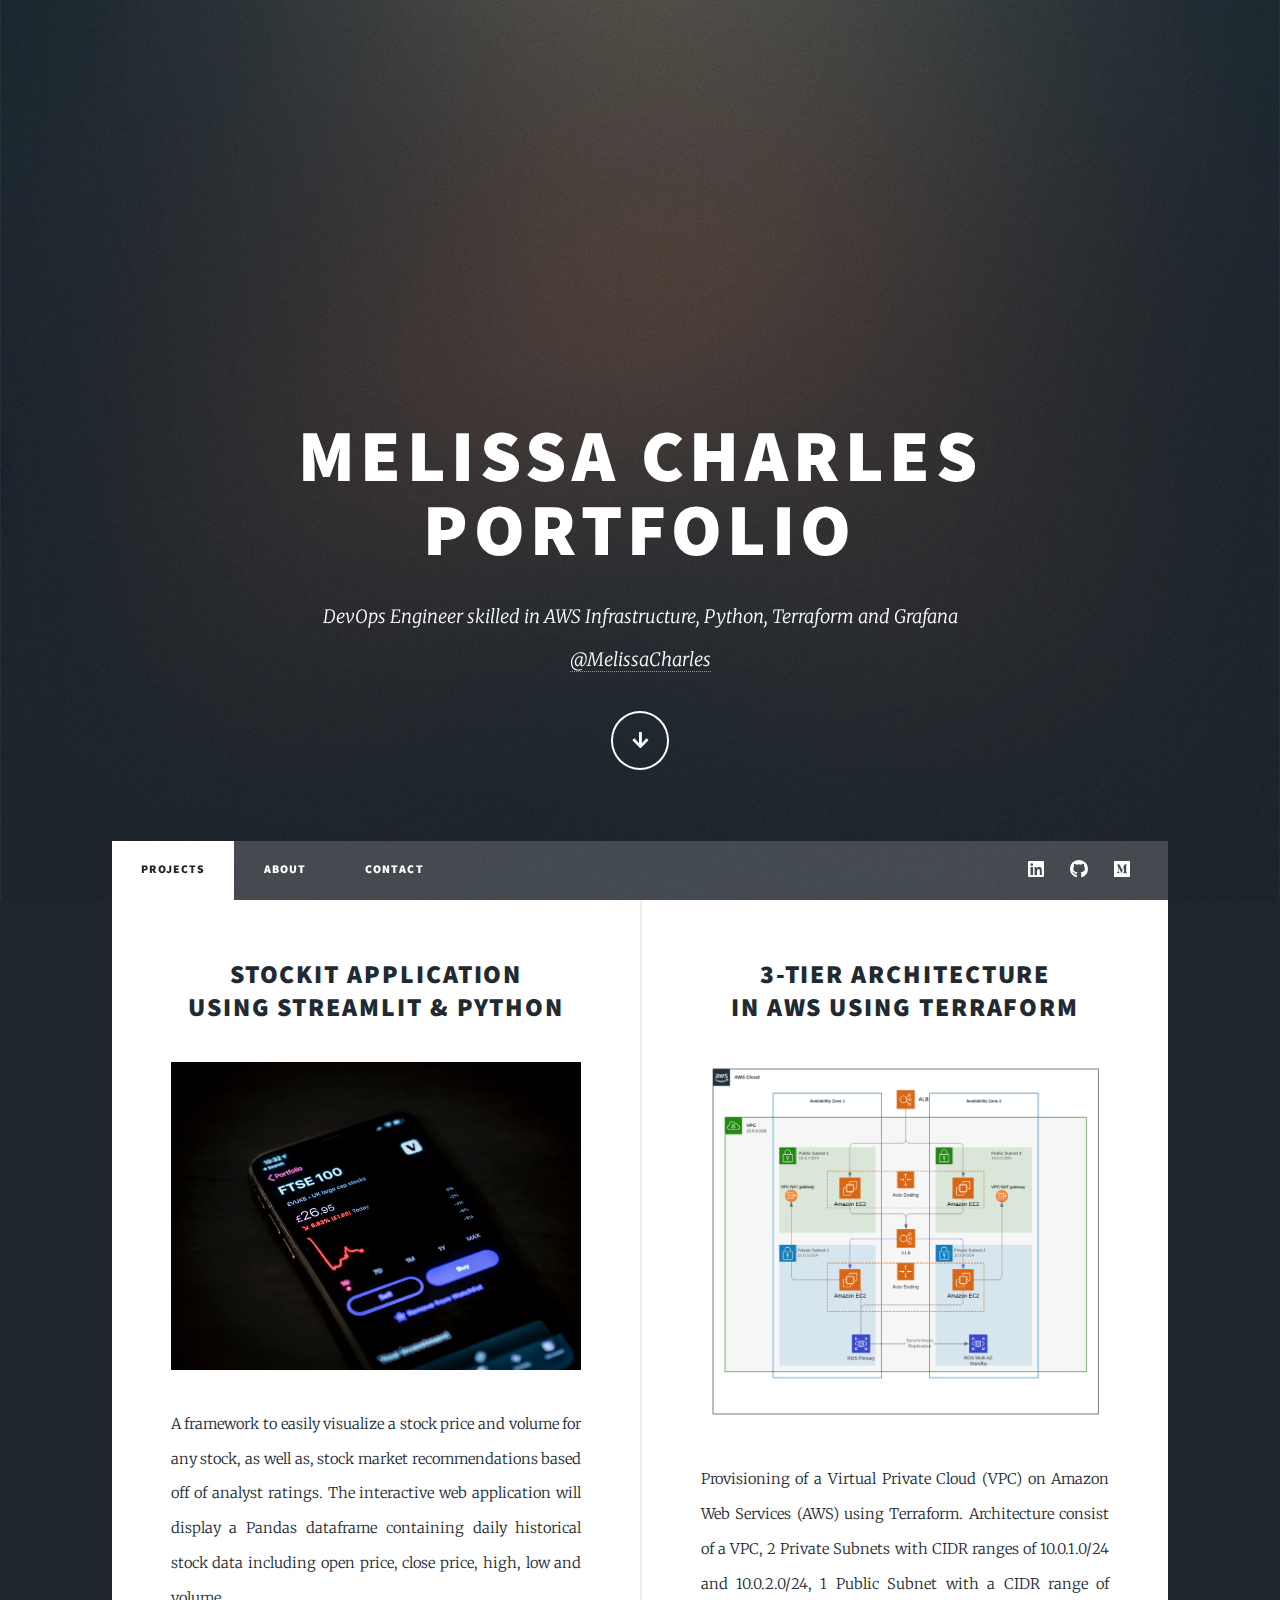
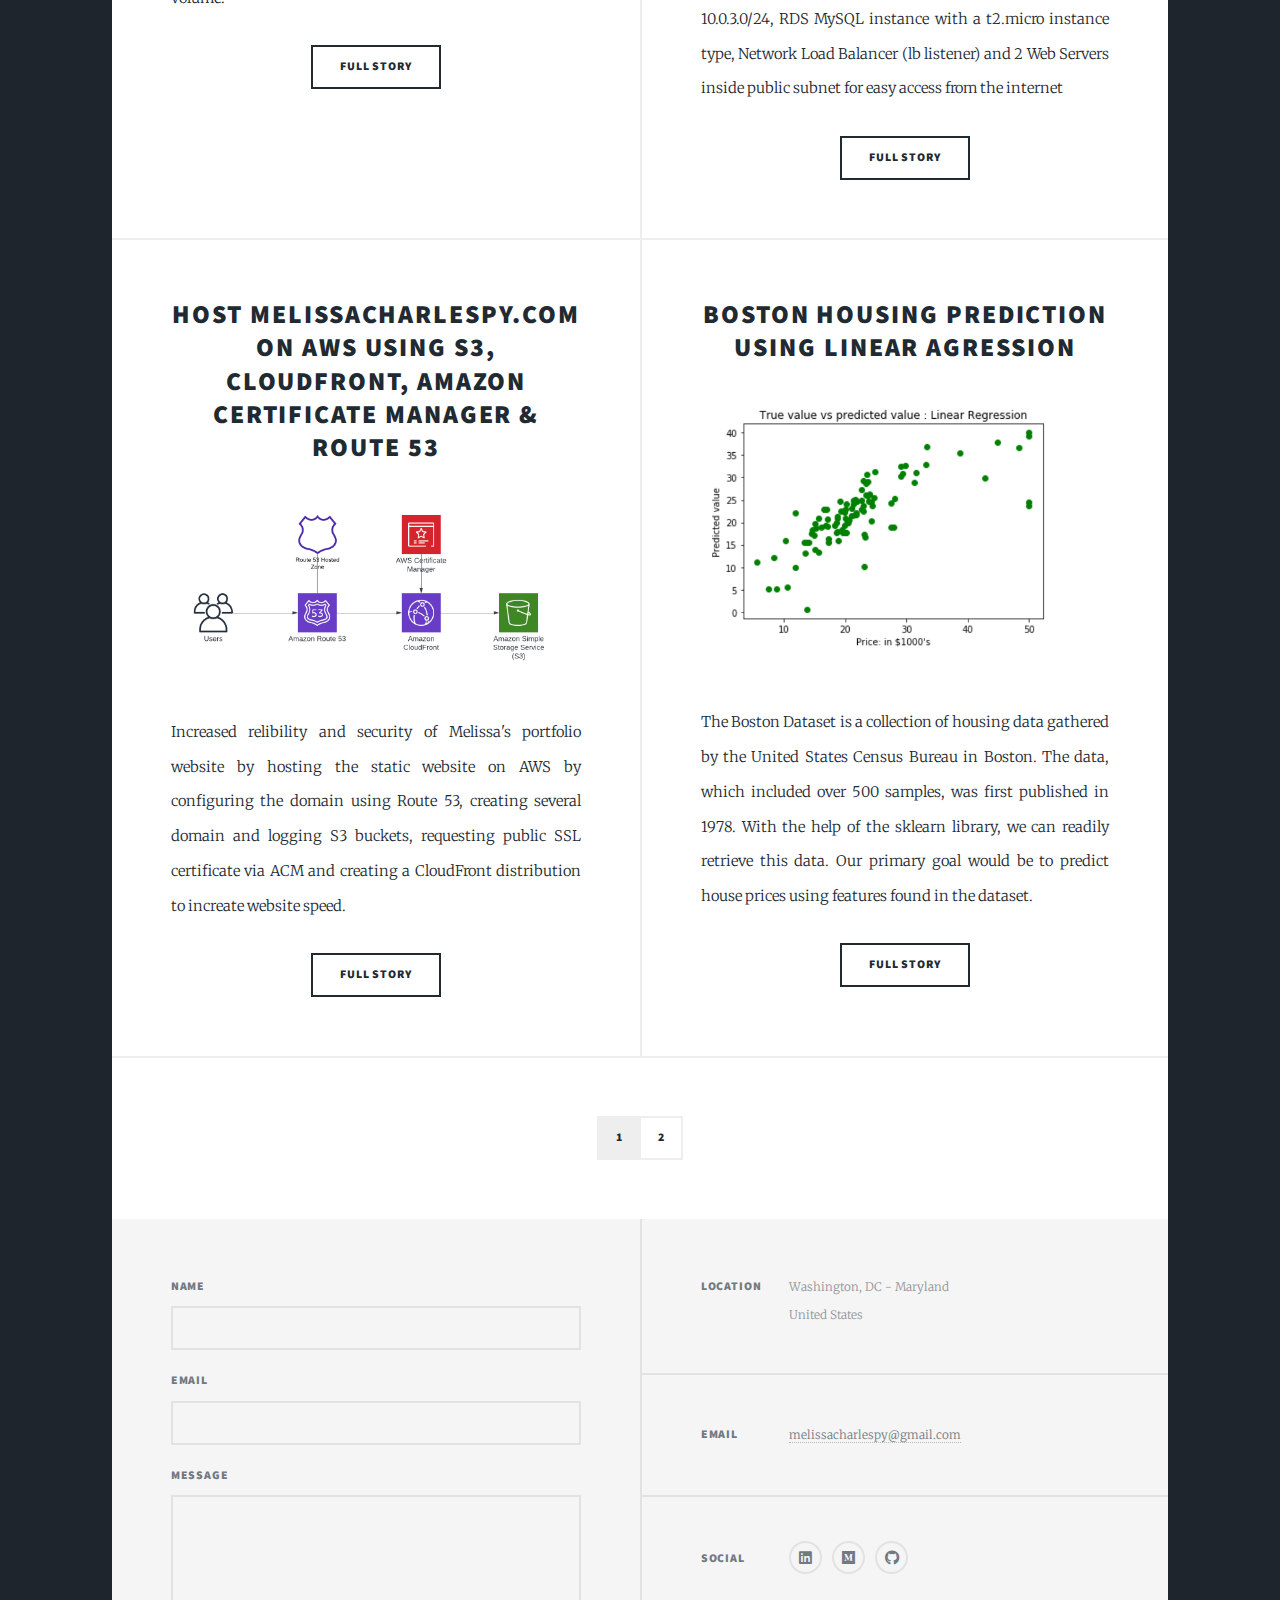
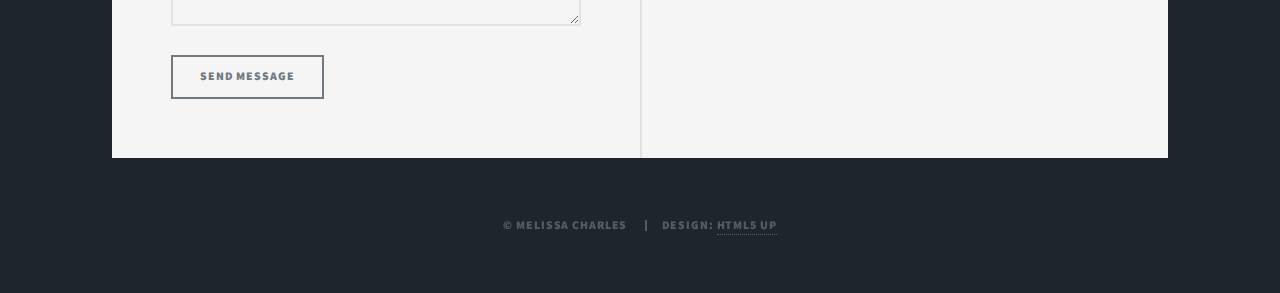
<file: index.html>
<!DOCTYPE HTML>

<html>

<head>
	<title>Melissa Charles Portfolio</title>
	<meta charset="utf-4" />
	<meta name="viewport" content="width=device-width, initial-scale=1, user-scalable=no" />
	<link rel="stylesheet" href="assets/css/main.css" />
	<noscript>
		<link rel="stylesheet" href="assets/css/noscript.css" />
	</noscript>
</head>
<body class="is-preload">

	<!-- Wrapper -->
	<div id="wrapper" class="fade-in">

		<!-- Intro -->
		<div id="intro">
			<h1>Melissa Charles<br />
				Portfolio</h1>
			<p>DevOps Engineer skilled in AWS Infrastructure, Python, Terraform and Grafana <br />
					<a href="https://linkedin.com/in/melissawcharles"  target="_blank">
					@MelissaCharles</a></p>
			<ul class="actions">
				<li><a href="#header" class="button icon solid solo fa-arrow-down scrolly">Continue</a></li>
			</ul>
		</div>

		<!-- Header -->
		<header id="header">
			<a href="index.html" class="logo">PROJECTS</a>
		</header>

		<!-- Nav -->
		<nav id="nav">
			<ul class="links">
				<li class="active"><a href="index.html">PROJECTS</a></li>
				<li><a href="generic.html">ABOUT</a></li>
				<li><a href="elements.html">Contact</a></li>
			</ul>
			<ul class="icons">
				<li><a href="https://www.linkedin.com/in/melissawcharles" class="icon brands fa-linkedin" target="_blank"><span
							class="label">LinkedIn</span></a></li>
				<li><a href="https://github.com/melissacharles" class="icon brands fa-github" target="_blank"><span
							class="label">GitHub</span></a>
				</li>
				<li><a href="https://medium.com/@melissacharles.py" class="icon brands fa-medium" target="_blank"><span
							class="label">Medium</span></a></li>
			</ul>
		</nav>

		<!-- Main -->
		<div id="main">

			<!-- Posts -->
			<section class="posts">
				<article>
					<header>
						<h2><a href="#">StockIt Application<br />
								using streamlit & Python</a></h2>
					</header>
					<a href="#" class="image fit"><img src="images/pic02.webp" alt="" /></a>
					<p>A framework to easily visualize a stock price and volume for any stock, as well as, stock market
						recommendations based
						off of analyst ratings. The interactive web application will display a Pandas dataframe
						containing daily historical stock data
						including open price, close price, high, low and volume.</p>
					<ul class="actions special">
						<li><a href="https://github.com/melissacharles/StockIt" class="button" target="_blank">Full Story</a></li>
					</ul>
				</article>
					<article>
						<header>
							<h2><a href="#">3-Tier architecture<br />
								in aws using Terraform</a></h2>
						</header>
						<a href="#" class="image fit"><img src="images/pic01.png" alt="" /></a>
						<p>Provisioning of a Virtual Private Cloud (VPC) on Amazon Web Services (AWS) using Terraform. Architecture consist of a VPC, 2 Private Subnets with CIDR ranges of
						10.0.1.0/24 and 10.0.2.0/24, 1 Public Subnet with a CIDR range of 10.0.3.0/24, RDS MySQL instance with a t2.micro instance type, Network Load Balancer (lb listener) and 2 Web Servers inside public subnet for easy access from the internet </p>
					
						<ul class="actions special">
							<li><a href="https://github.com/melissacharles/AWS-Terraform-Provision" class="button" target="_blank">Full Story</a></li>
						</ul>
					</article>
				<article>
					<header>
						<h2><a href="#">Host melissacharlespy.com on AWS using S3,<br />
							CloudFront, Amazon Certificate Manager & Route 53</a></h2>
					</header>
					<a href="#" class="image fit"><img src="images/staticwebsitediagram.png" alt="" /></a>
					<p>Increased relibility and security of Melissa's portfolio website by hosting the static website
						on AWS by configuring the domain using Route 53, creating several domain and logging S3 buckets, requesting public SSL certificate via ACM and creating a CloudFront distribution to increate website speed. </p>
					<ul class="actions special">
						<li><a href="https://medium.com/@melissacharles.py/unleashing-the-power-of-aws-how-i-hosted-my-portfolio-website-on-s3-with-route-53-cloudfront-and-45a3e880b854?source=friends_link&sk=82783dcf8a84493a6c696b1c4cadfb12" class="button" target="_blank">Full Story</a></li>
					</ul>
				</article>
				<article>
					<header>
						<h2><a href="#">Boston Housing Prediction<br />
								using linear agression</a></h2>
					</header>
					<a href="#" class="image fit"><img src="images/pic03.png" alt="" /></a>
					<p>The Boston Dataset is a collection of housing data gathered by the United States Census Bureau in
						Boston. The data,
						which included over 500 samples, was first published in 1978. With the help of the sklearn
						library, we can readily
						retrieve this data. Our primary goal would be to predict house prices using features found in
						the dataset.</p>
					<ul class="actions special">
						<li><a href="https://github.com/melissacharles/RegressionBostonHousing" class="button" target="_blank">Full Story</a></li>
					</ul>
				</article>
			</section>

			<!-- Footer -->
			<footer>
				<div class="pagination">
					<!--<a href="#" class="previous">Prev</a>-->
					<a href="#" class="page active">1</a>
					<a href="#" class="page">2</a>
				</div>
			</footer>

		</div>

		<!-- Footer -->
		<footer id="footer">
			<section>
				<form method="post" action="#">
					<div class="fields">
						<div class="field">
							<label for="name">Name</label>
							<input type="text" name="name" id="name" />
						</div>
						<div class="field">
							<label for="email">Email</label>
							<input type="text" name="email" id="email" />
						</div>
						<div class="field">
							<label for="message">Message</label>
							<textarea name="message" id="message" rows="3"></textarea>
						</div>
					</div>
					<ul class="actions">
						<li><input type="submit" value="Send Message" /></li>
					</ul>
				</form>
			</section>
			<section class="split contact">
					<section class="alt">
						<h3>Location</h3>
						<p>Washington, DC - Maryland<br />
							United States</p>
					</section>
					<section>
						<h3>Email</h3>
						<p><a href="mailto:melissacharles.py@gmail.com">melissacharlespy@gmail.com</a></p>
					</section>
				<section>
					<h3>Social</h3>
						<ul class="icons alt">
							<li><a href="https://www.linkedin.com/in/melissawcharles" class="icon brands alt fa-linkedin" target="_blank"><span
										class="label">LinkedIn</span></a>
							</li>
							<li><a href="https://medium.com/@melissacharles.py" class="icon brands alt fa-medium" target="_blank"><span
										class="label">Medium</span></a>
							</li>
							<li><a href="https://github.com/melissacharles" class="icon brands alt fa-github" target="_blank"><span
										class="label">GitHub</span></a>
							</li>
						</ul>
				</section>
			</section>
		</footer>

		<!-- Copyright -->
		<div id="copyright">
			<ul>
				<li>&copy; Melissa Charles</li>
				<li>Design: <a>HTML5 UP</a></li>
			</ul>
		</div>
	</div>

	<!-- Scripts -->
	<script src="assets/js/jquery.min.js"></script>
	<script src="assets/js/jquery.scrollex.min.js"></script>
	<script src="assets/js/jquery.scrolly.min.js"></script>
	<script src="assets/js/browser.min.js"></script>
	<script src="assets/js/breakpoints.min.js"></script>
	<script src="assets/js/util.js"></script>
	<script src="assets/js/main.js"></script>

</body>

</html>
</file>
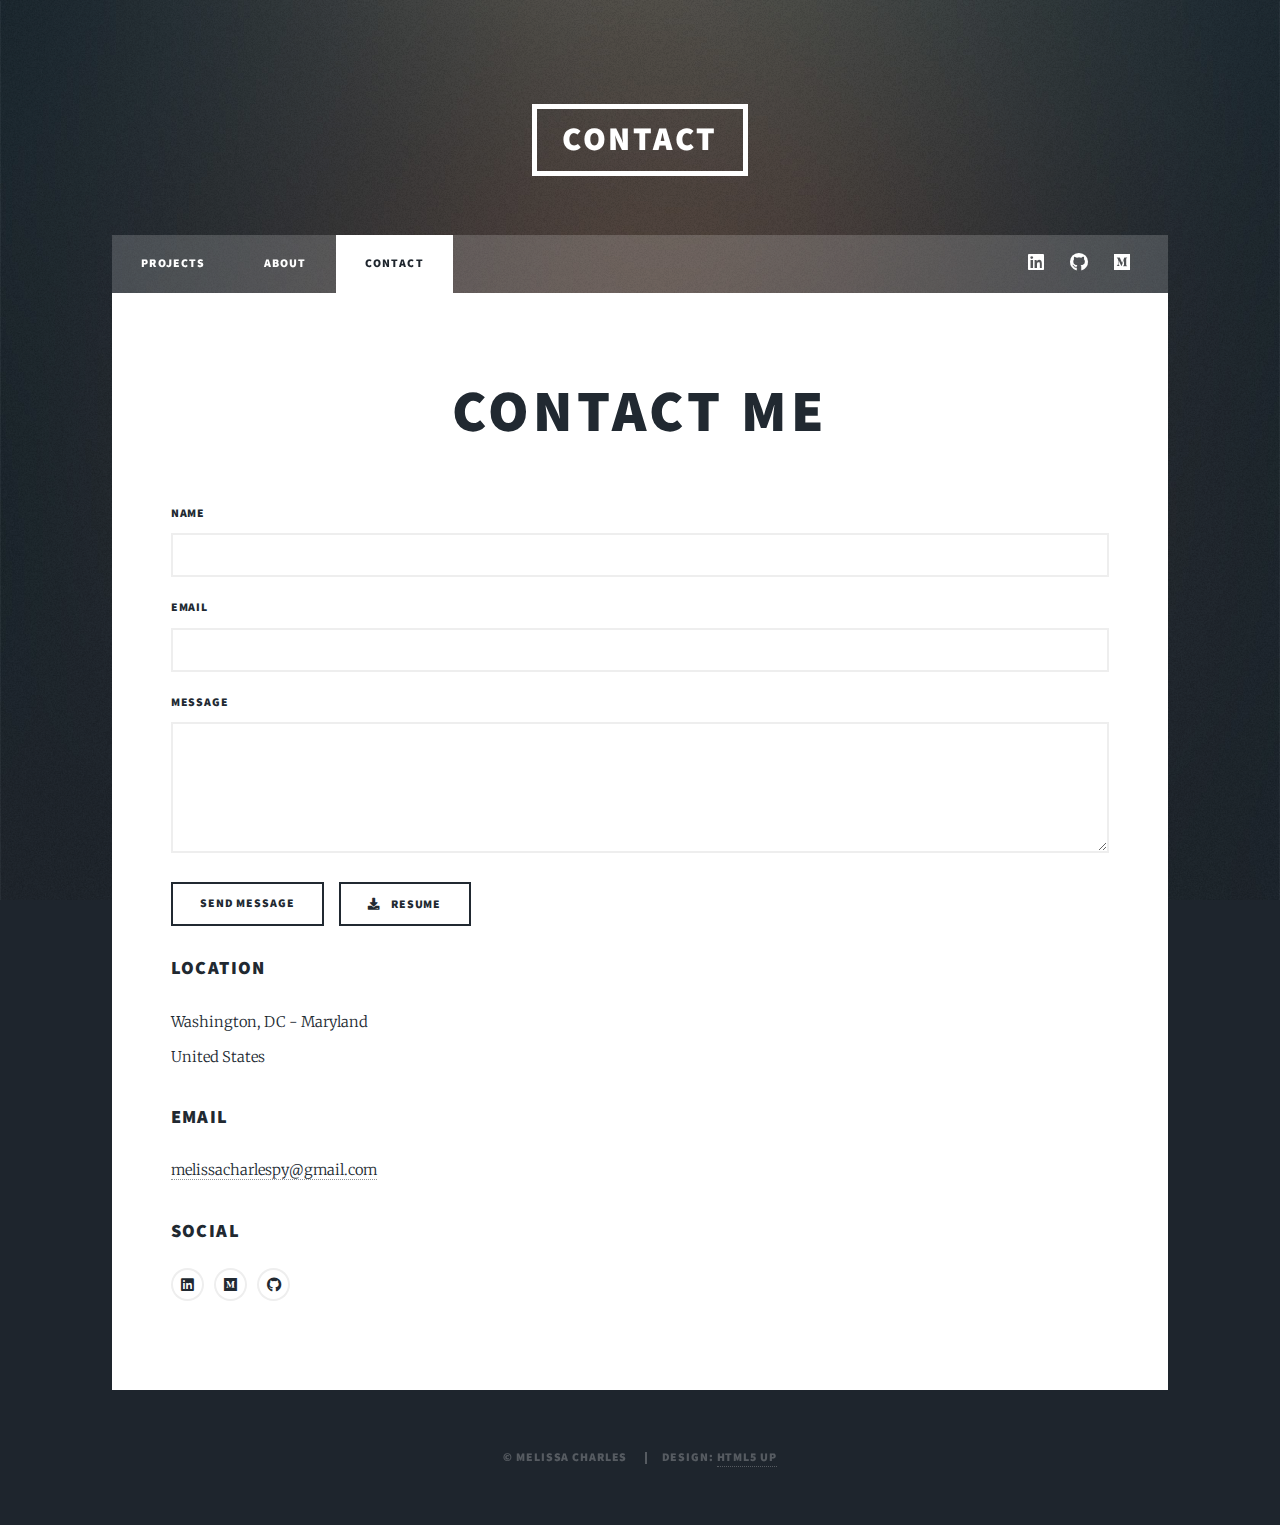
<file: elements.html>
<!DOCTYPE HTML>

<html>
	<head>
		<title>Contact - Melissa Charles</title>
		<meta charset="utf-8" />
		<meta name="viewport" content="width=device-width, initial-scale=1, user-scalable=no" />
		<link rel="stylesheet" href="assets/css/main.css" />
		<noscript><link rel="stylesheet" href="assets/css/noscript.css" /></noscript>
	</head>
	<body class="is-preload">

		<!-- Wrapper -->
			<div id="wrapper">

				<!-- Header -->
					<header id="header">
						<a href="index.html" class="logo">Contact</a>
					</header>

				<!-- Nav -->
					<nav id="nav">
						<ul class="links">
							<li><a href="index.html">Projects</a></li>
							<li><a href="generic.html">About</a></li>
							<li class="active"><a href="elements.html">Contact</a></li>
						</ul>
						<ul class="icons">
							<li><a href="https://www.linkedin.com/in/melissawcharles" class="icon brands fa-linkedin" target="_blank"><span
										class="label">LinkedIn</span></a></li>
							<li><a href="https://github.com/melissacharles" class="icon brands fa-github" target="_blank"><span
										class="label">GitHub</span></a>
							</li>
							<li><a href="https://medium.com/@melissacharles.py" class="icon brands fa-medium" target="_blank"><span
										class="label">Medium</span></a></li>
						</ul>
					</nav>

				<!-- Main -->
					<div id="main">

						<!-- Post -->
							<section class="post">
								<header class="major">
									<h1>contact me<br />
									</h1>
								</header>
	<section>
		<form method="post" action="#">
			<div class="fields">
				<div class="field">
					<label for="name">Name</label>
					<input type="text" name="name" id="name" />
				</div>
				<div class="field">
					<label for="email">Email</label>
					<input type="text" name="email" id="email" />
				</div>
				<div class="field">
					<label for="message">Message</label>
					<textarea name="message" id="message" rows="3"></textarea>
				</div>
				
			</div>
			<ul class="actions">
				<li><input type="submit" value="Send Message" /></li>
					<li><a href="https://s3.amazonaws.com/melissacharlespy.com/01MelissaCharles.pdf" class="button icon solid fa-download" target="_blank"> Resume</a></li>
			</ul>
		</form>
	</section>
	<section class="split contact">
		<section class="alt">
			<h3>Location</h3>
			<p>Washington, DC - Maryland<br />
				United States</p>
		</section>
		<section>
			<h3>Email</h3>
			<p><a href="#">melissacharlespy@gmail.com</a></p>
		</section>
		<section>
			<h3>Social</h3>
			<ul class="icons alt">
				<li><a href="https://www.linkedin.com/in/melissawcharles" class="icon brands alt fa-linkedin" target="_blank"><span
							class="label">LinkedIn</span></a>
				</li>
				<li><a href="https://medium.com/@melissacharles.py" class="icon brands alt fa-medium" target="_blank"><span
							class="label">Medium</span></a>
				</li>
				<li><a href="https://github.com/melissacharles" class="icon brands alt fa-github" target="_blank"><span
							class="label">GitHub</span></a>
				</li>
			</ul>
		</section>
	</section>
</div>
	<!-- Copyright -->
	<div id="copyright">
		<ul>
			<li>&copy; Melissa Charles</li>
			<li>Design: <a>HTML5 UP</a></li>
		</ul>
	</div>


	<!-- Scripts -->
		<script src="assets/js/jquery.min.js"></script>
		<script src="assets/js/jquery.scrollex.min.js"></script>
		<script src="assets/js/jquery.scrolly.min.js"></script>
		<script src="assets/js/browser.min.js"></script>
		<script src="assets/js/breakpoints.min.js"></script>
		<script src="assets/js/util.js"></script>
		<script src="assets/js/main.js"></script>

	</body>
</html>
</file>
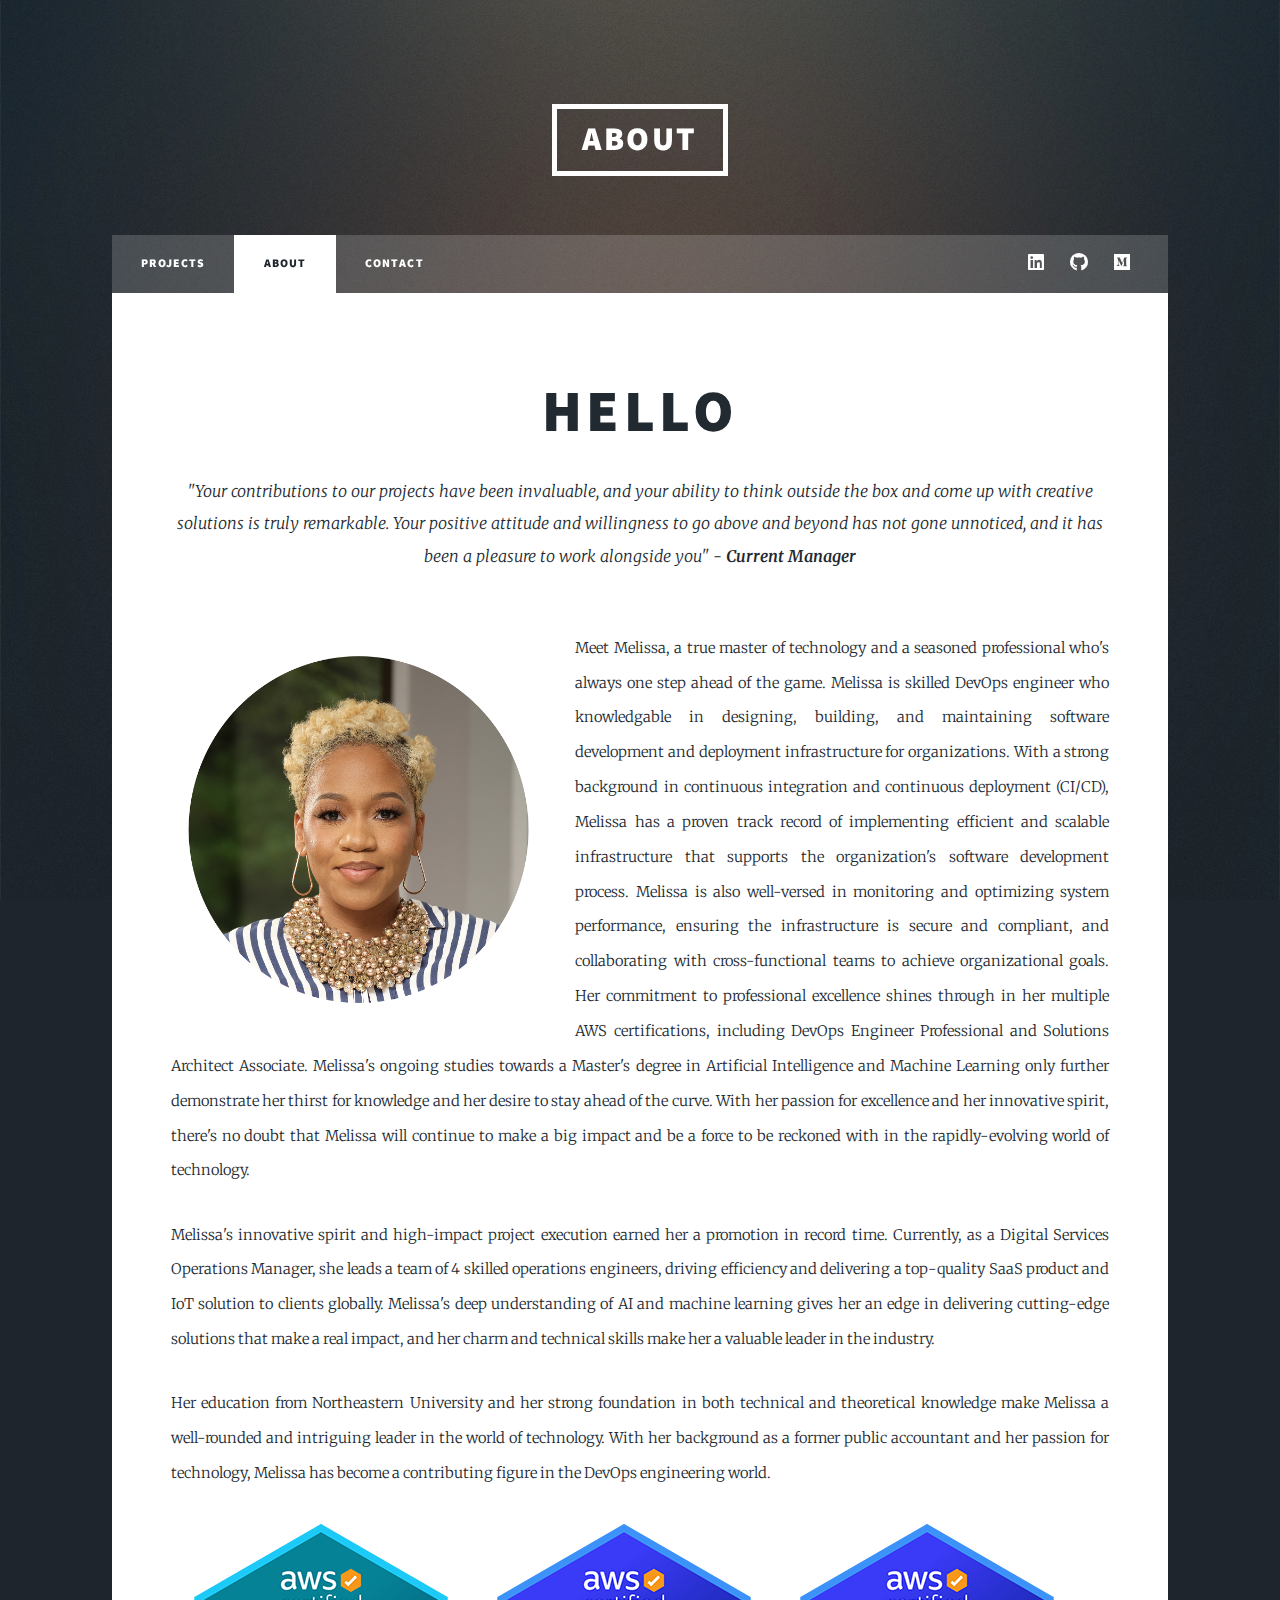
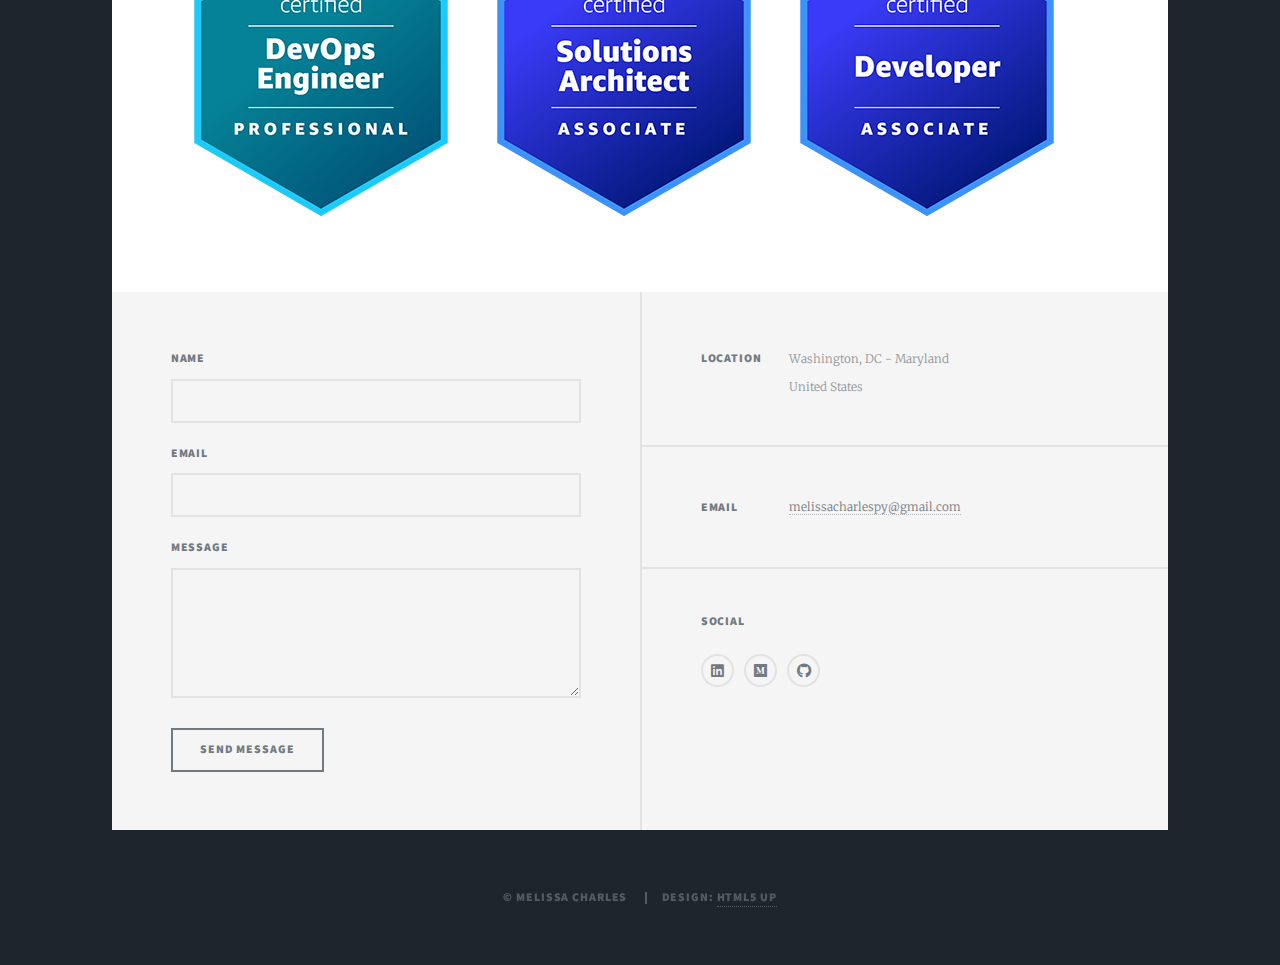
<file: generic.html>
<!DOCTYPE HTML>

<html>

<head>
	<title>Generic Page - Massively by HTML5 UP</title>
	<meta charset="utf-8" />
	<meta name="viewport" content="width=device-width, initial-scale=1, user-scalable=no" />
	<link rel="stylesheet" href="assets/css/main.css" />
	<noscript>
		<link rel="stylesheet" href="assets/css/noscript.css" />
	</noscript>
</head>

<body class="is-preload">

	<!-- Wrapper -->
	<div id="wrapper">

		<!-- Header -->
		<header id="header">
			<a href="index.html" class="logo">ABOUT</a>
		</header>

		<!-- Nav -->
		<nav id="nav">
			<ul class="links">
				<li><a href="index.html">PROJECTS</a></li>
				<li class="active"><a href="generic.html">ABOUT</a></li>
				<li><a href="elements.html">contact</a></li>
			</ul>
			<ul class="icons">
				<li><a href="https://www.linkedin.com/in/melissawcharles" class="icon brands fa-linkedin"
						target="_blank"><span class="label">LinkedIn</span></a></li>
				<li><a href="https://github.com/melissacharles" class="icon brands fa-github" target="_blank"><span
							class="label">GitHub</span></a>
				</li>
				<li><a href="https://medium.com/@melissacharles.py" class="icon brands fa-medium" target="_blank"><span
							class="label">Medium</span></a></li>
			</ul>
		</nav>

		<!-- Main -->
		<div id="main">

			<!-- Post -->
			<section class="post">
				<header class="major">
					<h1>hello<br />
					</h1>
					<p>"Your contributions to our projects have been invaluable, and your ability to think outside the
					box and come up with creative solutions is truly remarkable. Your positive attitude and willingness to go above and
					beyond has not gone unnoticed, and it has been a pleasure to work alongside you" - <b>Current Manager</b></p>
				</header>
				<p><span class="image left"><img src="images/pic10.png" alt="" /></span>Meet Melissa, a true master of
					technology and a seasoned professional who's always one step ahead of the game. Melissa is skilled DevOps engineer who knowledgable in designing, building, and
					maintaining software development and deployment infrastructure for organizations. With a strong background in
					continuous integration and continuous deployment (CI/CD), Melissa has a proven track record of implementing efficient and
					scalable infrastructure that supports the organization's software development process. Melissa is also
					well-versed in monitoring and optimizing system performance, ensuring the infrastructure is secure and compliant, and
					collaborating with cross-functional teams to achieve organizational goals. Her commitment to professional excellence
					shines through in her multiple AWS certifications, including DevOps Engineer Professional and Solutions Architect Associate. Melissa's ongoing studies
					towards a Master's degree in Artificial Intelligence and Machine Learning only further demonstrate her thirst for knowledge and her desire to stay ahead
					of the curve. With her passion for excellence and her innovative spirit, there's no doubt that Melissa will continue to make a big impact and be a force to be
					reckoned with in the rapidly-evolving world of technology.</p>
				<p>Melissa's innovative spirit and high-impact project execution earned her a promotion in record time. Currently, as a Digital Services Operations Manager, she leads a team of 4 skilled operations engineers, driving
					efficiency and delivering a top-quality SaaS product and IoT solution to clients globally. Melissa's deep understanding of AI and machine learning gives her
					an edge in delivering cutting-edge solutions that make a real impact, and her charm and technical
					skills make her a valuable leader in the industry.</p>
				<p>Her education from Northeastern University and her strong foundation in both technical and theoretical knowledge make Melissa a well-rounded and intriguing leader in the world of technology. With her
					background as a former public accountant and her passion for technology, Melissa has become a contributing figure in the DevOps engineering world. </p>
				<a href="https://www.credly.com/badges/d3a3400d-56e9-4c79-9e79-e180041cec7b/public_url"
					class="image Left" target="_blank"><img
						src="images/AWS-Certified-DevOps-Engineer-Professional_badge.7492bf660b5351e51f3f8015e4818924294a7e8c.png"
						alt="" /></a>
				<a href="https://www.credly.com/badges/ae632675-d748-4d9e-8712-58e877c8f444/public_url"
					class="image Left" target="_blank"><img
						src="images/AWS-Certified-Solutions-Architect-Associate_badge.3419559c682629072f1eb968d59dea0741772c0f.png"
						alt="" /></a>
				<a href="https://www.credly.com/badges/ae632675-d748-4d9e-8712-58e877c8f444/public_url"
					class="image Right" target="_blank"><img
						src="images/AWS-Certified-Developer-Associate_badge.5c083fa855fe82c1cf2d0c8b883c265ec72a17c0.png"
						alt="" /></a>

			</section>

		</div>

		<!-- Footer -->
		<footer id="footer">
			<section>
				<form method="post" action="#">
					<div class="fields">
						<div class="field">
							<label for="name">Name</label>
							<input type="text" name="name" id="name" />
						</div>
						<div class="field">
							<label for="email">Email</label>
							<input type="text" name="email" id="email" />
						</div>
						<div class="field">
							<label for="message">Message</label>
							<textarea name="message" id="message" rows="3"></textarea>
						</div>
					</div>
					<ul class="actions">
						<li><input type="submit" value="Send Message" /></li>
					</ul>
				</form>
			</section>
			<section class="split contact">
				<section class="alt">
					<h3>Location</h3>
					<p>Washington, DC - Maryland<br />
						United States</p>
				</section>
				<section>
					<h3>Email</h3>
					<p><a href="mailto:melissacharles.py@gmail.com">melissacharlespy@gmail.com</a></p>
				</section>
				<section>
					<section>
						<h3>Social</h3>
						<ul class="icons alt">
							<li><a href="https://www.linkedin.com/in/melissawcharles"
									class="icon brands alt fa-linkedin" target="_blank"><span
										class="label">LinkedIn</span></a>
							</li>
							<li><a href="https://medium.com/@melissacharles.py" class="icon brands alt fa-medium"
									target="_blank"><span class="label">Medium</span></a>
							</li>
							<li><a href="https://github.com/melissacharles" class="icon brands alt fa-github"
									target="_blank"><span class="label">GitHub</span></a>
							</li>
						</ul>
					</section>
				</section>
		</footer>

		<!-- Copyright -->
		<div id="copyright">
			<ul>
				<li>&copy; Melissa Charles</li>
				<li>Design: <a>HTML5 UP</a></li>
			</ul>
		</div>
	</div>

	<!-- Scripts -->
	<script src="assets/js/jquery.min.js"></script>
	<script src="assets/js/jquery.scrollex.min.js"></script>
	<script src="assets/js/jquery.scrolly.min.js"></script>
	<script src="assets/js/browser.min.js"></script>
	<script src="assets/js/breakpoints.min.js"></script>
	<script src="assets/js/util.js"></script>
	<script src="assets/js/main.js"></script>

</body>

</html>
</file>
<file: assets/css/main.css>
@import url(fontawesome-all.min.css);
@import url("https://fonts.googleapis.com/css?family=Merriweather:300,700,300italic,700italic|Source+Sans+Pro:900");

/*
	Massively by HTML5 UP
	html5up.net | @ajlkn
	Free for personal and commercial use under the CCA 3.0 license (html5up.net/license)
*/

html, body, div, span, applet, object,
iframe, h1, h2, h3, h4, h5, h6, p, blockquote,
pre, a, abbr, acronym, address, big, cite,
code, del, dfn, em, img, ins, kbd, q, s, samp,
small, strike, strong, sub, sup, tt, var, b,
u, i, center, dl, dt, dd, ol, ul, li, fieldset,
form, label, legend, table, caption, tbody,
tfoot, thead, tr, th, td, article, aside,
canvas, details, embed, figure, figcaption,
footer, header, hgroup, menu, nav, output, ruby,
section, summary, time, mark, audio, video {
	margin: 0;
	padding: 0;
	border: 0;
	font-size: 100%;
	font: inherit;
	vertical-align: baseline;}

article, aside, details, figcaption, figure,
footer, header, hgroup, menu, nav, section {
	display: block;}

body {
	line-height: 1;
}

ol, ul {
	list-style: none;
}

blockquote, q {
	quotes: none;
}

	blockquote:before, blockquote:after, q:before, q:after {
		content: '';
		content: none;
	}

table {
	border-collapse: collapse;
	border-spacing: 0;
}

body {
	-webkit-text-size-adjust: none;
}

mark {
	background-color: transparent;
	color: inherit;
}

input::-moz-focus-inner {
	border: 0;
	padding: 0;
}

input, select, textarea {
	-moz-appearance: none;
	-webkit-appearance: none;
	-ms-appearance: none;
	appearance: none;
}

/* Basic */

	@-ms-viewport {
		width: device-width;
	}

	body {
		-ms-overflow-style: scrollbar;
	}

	@media screen and (max-width: 480px) {

		html, body {
			min-width: 320px;
		}

	}

	html {
		box-sizing: border-box;
	}

	*, *:before, *:after {
		box-sizing: inherit;
	}

	body {
		background-color: #1e252d;
	}

		body.is-preload *, body.is-preload *:before, body.is-preload *:after {
			-moz-animation: none !important;
			-webkit-animation: none !important;
			-ms-animation: none !important;
			animation: none !important;
			-moz-transition: none !important;
			-webkit-transition: none !important;
			-ms-transition: none !important;
			transition: none !important;
		}

/* Type */

	html {
		font-size: 16pt;
	}

		@media screen and (max-width: 1680px) {

			html {
				font-size: 12pt;
			}

		}

		@media screen and (max-width: 1280px) {

			html {
				font-size: 11pt;
			}

		}

		@media screen and (max-width: 360px) {

			html {
				font-size: 10pt;
			}

		}

	body {
		color: #212931;
	}

	body, input, select, textarea {
		font-family: "Merriweather", Georgia, serif;
		font-weight: 300;
		font-size: 1rem;
		line-height: 2.375;
	}

	a {
		-moz-transition: color 0.2s ease-in-out, background-color 0.2s ease-in-out, border-color 0.2s ease-in-out, box-shadow 0.2s ease-in-out;
		-webkit-transition: color 0.2s ease-in-out, background-color 0.2s ease-in-out, border-color 0.2s ease-in-out, box-shadow 0.2s ease-in-out;
		-ms-transition: color 0.2s ease-in-out, background-color 0.2s ease-in-out, border-color 0.2s ease-in-out, box-shadow 0.2s ease-in-out;
		transition: color 0.2s ease-in-out, background-color 0.2s ease-in-out, border-color 0.2s ease-in-out, box-shadow 0.2s ease-in-out;
		border-bottom: dotted 1px;
		text-decoration: none;
	}

		a:hover {
			border-bottom-color: transparent;
		}

	strong, b {
		font-weight: 600;
	}

	em, i {
		font-style: italic;
	}

	p {
		text-align: justify;
		margin: 0 0 2rem 0;
	}

	h1, h2, h3, h4, h5, h6 {
		font-family: "Source Sans Pro", Helvetica, sans-serif;
		font-weight: 900;
		line-height: 1.5;
		letter-spacing: 0.075em;
		text-transform: uppercase;
		margin: 0 0 1rem 0;
	}

		h1 a, h2 a, h3 a, h4 a, h5 a, h6 a {
			border-bottom: 0;
			color: inherit;
			text-decoration: none;
		}

	h1 {
		font-size: 4rem;
		line-height: 1.1;
		margin: 0 0 2rem 0;
	}

	h2 {
		font-size: 1.75rem;
		line-height: 1.3;
		margin: 0 0 1.5rem 0;
	}

	h3 {
		font-size: 1.25rem;
		margin: 0 0 1.5rem 0;
	}

	h4 {
		font-size: 1rem;
	}

	h5 {
		font-size: 0.9rem;
	}

	h6 {
		font-size: 0.8rem;
	}

	sub {
		font-size: 0.8rem;
		position: relative;
		top: 0.5rem;
	}

	sup {
		font-size: 0.8rem;
		position: relative;
		top: -0.5rem;
	}

	blockquote {
		border-left: solid 4px;
		font-style: italic;
		margin: 0 0 2rem 0;
		padding: 0.5rem 0 0.5rem 2rem;
	}

	code {
		border: solid 2px;
		font-family: "Courier New", monospace;
		font-size: 0.9rem;
		margin: 0 0.25rem;
		padding: 0.25rem 0.65rem;
	}

	pre {
		-webkit-overflow-scrolling: touch;
		font-family: "Courier New", monospace;
		font-size: 0.9rem;
		margin: 0 0 2rem 0;
	}

		pre code {
			display: block;
			line-height: 1.75;
			padding: 1rem 1.5rem;
			overflow-x: auto;
		}

	hr {
		border: 0;
		border-bottom: solid 2px;
		margin: 3rem 0;
	}

		hr.major {
			margin: 5rem 0;
		}

	.align-left {
		text-align: left;
	}

	.align-center {
		text-align: center;
	}

	.align-right {
		text-align: right;
	}

	input, select, textarea {
		color: #212931;
	}

	a {
		color: #212931;
		border-bottom-color: rgba(33, 41, 49, 0.5);
	}

		a:hover {
			border-bottom-color: transparent;
			color: #18bfef !important;
		}

	strong, b {
		color: #212931;
	}

	h1, h2, h3, h4, h5, h6 {
		color: #212931;
	}

	blockquote {
		border-left-color: #eeeeee;
	}

	code {
		background: rgba(220, 220, 220, 0.25);
		border-color: #eeeeee;
	}

	hr {
		border-bottom-color: #eeeeee;
	}

/* Row */

	.row {
		display: flex;
		flex-wrap: wrap;
		box-sizing: border-box;
		align-items: stretch;
	}

		.row > * {
			box-sizing: border-box;
		}

		.row.gtr-uniform > * > :last-child {
			margin-bottom: 0;
		}

		.row.aln-left {
			justify-content: flex-start;
		}

		.row.aln-center {
			justify-content: center;
		}

		.row.aln-right {
			justify-content: flex-end;
		}

		.row.aln-top {
			align-items: flex-start;
		}

		.row.aln-middle {
			align-items: center;
		}

		.row.aln-bottom {
			align-items: flex-end;
		}

		.row > .imp {
			order: -1;
		}

		.row > .col-1 {
			width: 8.33333%;
		}

		.row > .off-1 {
			margin-left: 8.33333%;
		}

		.row > .col-2 {
			width: 16.66667%;
		}

		.row > .off-2 {
			margin-left: 16.66667%;
		}

		.row > .col-3 {
			width: 25%;
		}

		.row > .off-3 {
			margin-left: 25%;
		}

		.row > .col-4 {
			width: 33.33333%;
		}

		.row > .off-4 {
			margin-left: 33.33333%;
		}

		.row > .col-5 {
			width: 41.66667%;
		}

		.row > .off-5 {
			margin-left: 41.66667%;
		}

		.row > .col-6 {
			width: 50%;
		}

		.row > .off-6 {
			margin-left: 50%;
		}

		.row > .col-7 {
			width: 58.33333%;
		}

		.row > .off-7 {
			margin-left: 58.33333%;
		}

		.row > .col-8 {
			width: 66.66667%;
		}

		.row > .off-8 {
			margin-left: 66.66667%;
		}

		.row > .col-9 {
			width: 75%;
		}

		.row > .off-9 {
			margin-left: 75%;
		}

		.row > .col-10 {
			width: 83.33333%;
		}

		.row > .off-10 {
			margin-left: 83.33333%;
		}

		.row > .col-11 {
			width: 91.66667%;
		}

		.row > .off-11 {
			margin-left: 91.66667%;
		}

		.row > .col-12 {
			width: 100%;
		}

		.row > .off-12 {
			margin-left: 100%;
		}

		.row.gtr-0 {
			margin-top: 0;
			margin-left: 0rem;
		}

			.row.gtr-0 > * {
				padding: 0 0 0 0rem;
			}

			.row.gtr-0.gtr-uniform {
				margin-top: 0rem;
			}

				.row.gtr-0.gtr-uniform > * {
					padding-top: 0rem;
				}

		.row.gtr-25 {
			margin-top: 0;
			margin-left: -0.375rem;
		}

			.row.gtr-25 > * {
				padding: 0 0 0 0.375rem;
			}

			.row.gtr-25.gtr-uniform {
				margin-top: -0.375rem;
			}

				.row.gtr-25.gtr-uniform > * {
					padding-top: 0.375rem;
				}

		.row.gtr-50 {
			margin-top: 0;
			margin-left: -0.75rem;
		}

			.row.gtr-50 > * {
				padding: 0 0 0 0.75rem;
			}

			.row.gtr-50.gtr-uniform {
				margin-top: -0.75rem;
			}

				.row.gtr-50.gtr-uniform > * {
					padding-top: 0.75rem;
				}

		.row {
			margin-top: 0;
			margin-left: -1.5rem;
		}

			.row > * {
				padding: 0 0 0 1.5rem;
			}

			.row.gtr-uniform {
				margin-top: -1.5rem;
			}

				.row.gtr-uniform > * {
					padding-top: 1.5rem;
				}

		.row.gtr-150 {
			margin-top: 0;
			margin-left: -2.25rem;
		}

			.row.gtr-150 > * {
				padding: 0 0 0 2.25rem;
			}

			.row.gtr-150.gtr-uniform {
				margin-top: -2.25rem;
			}

				.row.gtr-150.gtr-uniform > * {
					padding-top: 2.25rem;
				}

		.row.gtr-200 {
			margin-top: 0;
			margin-left: -3rem;
		}

			.row.gtr-200 > * {
				padding: 0 0 0 3rem;
			}

			.row.gtr-200.gtr-uniform {
				margin-top: -3rem;
			}

				.row.gtr-200.gtr-uniform > * {
					padding-top: 3rem;
				}

		@media screen and (max-width: 1680px) {

			.row {
				display: flex;
				flex-wrap: wrap;
				box-sizing: border-box;
				align-items: stretch;
			}

				.row > * {
					box-sizing: border-box;
				}

				.row.gtr-uniform > * > :last-child {
					margin-bottom: 0;
				}

				.row.aln-left {
					justify-content: flex-start;
				}

				.row.aln-center {
					justify-content: center;
				}

				.row.aln-right {
					justify-content: flex-end;
				}

				.row.aln-top {
					align-items: flex-start;
				}

				.row.aln-middle {
					align-items: center;
				}

				.row.aln-bottom {
					align-items: flex-end;
				}

				.row > .imp-xlarge {
					order: -1;
				}

				.row > .col-1-xlarge {
					width: 8.33333%;
				}

				.row > .off-1-xlarge {
					margin-left: 8.33333%;
				}

				.row > .col-2-xlarge {
					width: 16.66667%;
				}

				.row > .off-2-xlarge {
					margin-left: 16.66667%;
				}

				.row > .col-3-xlarge {
					width: 25%;
				}

				.row > .off-3-xlarge {
					margin-left: 25%;
				}

				.row > .col-4-xlarge {
					width: 33.33333%;
				}

				.row > .off-4-xlarge {
					margin-left: 33.33333%;
				}

				.row > .col-5-xlarge {
					width: 41.66667%;
				}

				.row > .off-5-xlarge {
					margin-left: 41.66667%;
				}

				.row > .col-6-xlarge {
					width: 50%;
				}

				.row > .off-6-xlarge {
					margin-left: 50%;
				}

				.row > .col-7-xlarge {
					width: 58.33333%;
				}

				.row > .off-7-xlarge {
					margin-left: 58.33333%;
				}

				.row > .col-8-xlarge {
					width: 66.66667%;
				}

				.row > .off-8-xlarge {
					margin-left: 66.66667%;
				}

				.row > .col-9-xlarge {
					width: 75%;
				}

				.row > .off-9-xlarge {
					margin-left: 75%;
				}

				.row > .col-10-xlarge {
					width: 83.33333%;
				}

				.row > .off-10-xlarge {
					margin-left: 83.33333%;
				}

				.row > .col-11-xlarge {
					width: 91.66667%;
				}

				.row > .off-11-xlarge {
					margin-left: 91.66667%;
				}

				.row > .col-12-xlarge {
					width: 100%;
				}

				.row > .off-12-xlarge {
					margin-left: 100%;
				}

				.row.gtr-0 {
					margin-top: 0;
					margin-left: 0rem;
				}

					.row.gtr-0 > * {
						padding: 0 0 0 0rem;
					}

					.row.gtr-0.gtr-uniform {
						margin-top: 0rem;
					}

						.row.gtr-0.gtr-uniform > * {
							padding-top: 0rem;
						}

				.row.gtr-25 {
					margin-top: 0;
					margin-left: -0.375rem;
				}

					.row.gtr-25 > * {
						padding: 0 0 0 0.375rem;
					}

					.row.gtr-25.gtr-uniform {
						margin-top: -0.375rem;
					}

						.row.gtr-25.gtr-uniform > * {
							padding-top: 0.375rem;
						}

				.row.gtr-50 {
					margin-top: 0;
					margin-left: -0.75rem;
				}

					.row.gtr-50 > * {
						padding: 0 0 0 0.75rem;
					}

					.row.gtr-50.gtr-uniform {
						margin-top: -0.75rem;
					}

						.row.gtr-50.gtr-uniform > * {
							padding-top: 0.75rem;
						}

				.row {
					margin-top: 0;
					margin-left: -1.5rem;
				}

					.row > * {
						padding: 0 0 0 1.5rem;
					}

					.row.gtr-uniform {
						margin-top: -1.5rem;
					}

						.row.gtr-uniform > * {
							padding-top: 1.5rem;
						}

				.row.gtr-150 {
					margin-top: 0;
					margin-left: -2.25rem;
				}

					.row.gtr-150 > * {
						padding: 0 0 0 2.25rem;
					}

					.row.gtr-150.gtr-uniform {
						margin-top: -2.25rem;
					}

						.row.gtr-150.gtr-uniform > * {
							padding-top: 2.25rem;
						}

				.row.gtr-200 {
					margin-top: 0;
					margin-left: -3rem;
				}

					.row.gtr-200 > * {
						padding: 0 0 0 3rem;
					}

					.row.gtr-200.gtr-uniform {
						margin-top: -3rem;
					}

						.row.gtr-200.gtr-uniform > * {
							padding-top: 3rem;
						}

		}

		@media screen and (max-width: 1280px) {

			.row {
				display: flex;
				flex-wrap: wrap;
				box-sizing: border-box;
				align-items: stretch;
			}

				.row > * {
					box-sizing: border-box;
				}

				.row.gtr-uniform > * > :last-child {
					margin-bottom: 0;
				}

				.row.aln-left {
					justify-content: flex-start;
				}

				.row.aln-center {
					justify-content: center;
				}

				.row.aln-right {
					justify-content: flex-end;
				}

				.row.aln-top {
					align-items: flex-start;
				}

				.row.aln-middle {
					align-items: center;
				}

				.row.aln-bottom {
					align-items: flex-end;
				}

				.row > .imp-large {
					order: -1;
				}

				.row > .col-1-large {
					width: 8.33333%;
				}

				.row > .off-1-large {
					margin-left: 8.33333%;
				}

				.row > .col-2-large {
					width: 16.66667%;
				}

				.row > .off-2-large {
					margin-left: 16.66667%;
				}

				.row > .col-3-large {
					width: 25%;
				}

				.row > .off-3-large {
					margin-left: 25%;
				}

				.row > .col-4-large {
					width: 33.33333%;
				}

				.row > .off-4-large {
					margin-left: 33.33333%;
				}

				.row > .col-5-large {
					width: 41.66667%;
				}

				.row > .off-5-large {
					margin-left: 41.66667%;
				}

				.row > .col-6-large {
					width: 50%;
				}

				.row > .off-6-large {
					margin-left: 50%;
				}

				.row > .col-7-large {
					width: 58.33333%;
				}

				.row > .off-7-large {
					margin-left: 58.33333%;
				}

				.row > .col-8-large {
					width: 66.66667%;
				}

				.row > .off-8-large {
					margin-left: 66.66667%;
				}

				.row > .col-9-large {
					width: 75%;
				}

				.row > .off-9-large {
					margin-left: 75%;
				}

				.row > .col-10-large {
					width: 83.33333%;
				}

				.row > .off-10-large {
					margin-left: 83.33333%;
				}

				.row > .col-11-large {
					width: 91.66667%;
				}

				.row > .off-11-large {
					margin-left: 91.66667%;
				}

				.row > .col-12-large {
					width: 100%;
				}

				.row > .off-12-large {
					margin-left: 100%;
				}

				.row.gtr-0 {
					margin-top: 0;
					margin-left: 0rem;
				}

					.row.gtr-0 > * {
						padding: 0 0 0 0rem;
					}

					.row.gtr-0.gtr-uniform {
						margin-top: 0rem;
					}

						.row.gtr-0.gtr-uniform > * {
							padding-top: 0rem;
						}

				.row.gtr-25 {
					margin-top: 0;
					margin-left: -0.375rem;
				}

					.row.gtr-25 > * {
						padding: 0 0 0 0.375rem;
					}

					.row.gtr-25.gtr-uniform {
						margin-top: -0.375rem;
					}

						.row.gtr-25.gtr-uniform > * {
							padding-top: 0.375rem;
						}

				.row.gtr-50 {
					margin-top: 0;
					margin-left: -0.75rem;
				}

					.row.gtr-50 > * {
						padding: 0 0 0 0.75rem;
					}

					.row.gtr-50.gtr-uniform {
						margin-top: -0.75rem;
					}

						.row.gtr-50.gtr-uniform > * {
							padding-top: 0.75rem;
						}

				.row {
					margin-top: 0;
					margin-left: -1.5rem;
				}

					.row > * {
						padding: 0 0 0 1.5rem;
					}

					.row.gtr-uniform {
						margin-top: -1.5rem;
					}

						.row.gtr-uniform > * {
							padding-top: 1.5rem;
						}

				.row.gtr-150 {
					margin-top: 0;
					margin-left: -2.25rem;
				}

					.row.gtr-150 > * {
						padding: 0 0 0 2.25rem;
					}

					.row.gtr-150.gtr-uniform {
						margin-top: -2.25rem;
					}

						.row.gtr-150.gtr-uniform > * {
							padding-top: 2.25rem;
						}

				.row.gtr-200 {
					margin-top: 0;
					margin-left: -3rem;
				}

					.row.gtr-200 > * {
						padding: 0 0 0 3rem;
					}

					.row.gtr-200.gtr-uniform {
						margin-top: -3rem;
					}

						.row.gtr-200.gtr-uniform > * {
							padding-top: 3rem;
						}

		}

		@media screen and (max-width: 980px) {

			.row {
				display: flex;
				flex-wrap: wrap;
				box-sizing: border-box;
				align-items: stretch;
			}

				.row > * {
					box-sizing: border-box;
				}

				.row.gtr-uniform > * > :last-child {
					margin-bottom: 0;
				}

				.row.aln-left {
					justify-content: flex-start;
				}

				.row.aln-center {
					justify-content: center;
				}

				.row.aln-right {
					justify-content: flex-end;
				}

				.row.aln-top {
					align-items: flex-start;
				}

				.row.aln-middle {
					align-items: center;
				}

				.row.aln-bottom {
					align-items: flex-end;
				}

				.row > .imp-medium {
					order: -1;
				}

				.row > .col-1-medium {
					width: 8.33333%;
				}

				.row > .off-1-medium {
					margin-left: 8.33333%;
				}

				.row > .col-2-medium {
					width: 16.66667%;
				}

				.row > .off-2-medium {
					margin-left: 16.66667%;
				}

				.row > .col-3-medium {
					width: 25%;
				}

				.row > .off-3-medium {
					margin-left: 25%;
				}

				.row > .col-4-medium {
					width: 33.33333%;
				}

				.row > .off-4-medium {
					margin-left: 33.33333%;
				}

				.row > .col-5-medium {
					width: 41.66667%;
				}

				.row > .off-5-medium {
					margin-left: 41.66667%;
				}

				.row > .col-6-medium {
					width: 50%;
				}

				.row > .off-6-medium {
					margin-left: 50%;
				}

				.row > .col-7-medium {
					width: 58.33333%;
				}

				.row > .off-7-medium {
					margin-left: 58.33333%;
				}

				.row > .col-8-medium {
					width: 66.66667%;
				}

				.row > .off-8-medium {
					margin-left: 66.66667%;
				}

				.row > .col-9-medium {
					width: 75%;
				}

				.row > .off-9-medium {
					margin-left: 75%;
				}

				.row > .col-10-medium {
					width: 83.33333%;
				}

				.row > .off-10-medium {
					margin-left: 83.33333%;
				}

				.row > .col-11-medium {
					width: 91.66667%;
				}

				.row > .off-11-medium {
					margin-left: 91.66667%;
				}

				.row > .col-12-medium {
					width: 100%;
				}

				.row > .off-12-medium {
					margin-left: 100%;
				}

				.row.gtr-0 {
					margin-top: 0;
					margin-left: 0rem;
				}

					.row.gtr-0 > * {
						padding: 0 0 0 0rem;
					}

					.row.gtr-0.gtr-uniform {
						margin-top: 0rem;
					}

						.row.gtr-0.gtr-uniform > * {
							padding-top: 0rem;
						}

				.row.gtr-25 {
					margin-top: 0;
					margin-left: -0.375rem;
				}

					.row.gtr-25 > * {
						padding: 0 0 0 0.375rem;
					}

					.row.gtr-25.gtr-uniform {
						margin-top: -0.375rem;
					}

						.row.gtr-25.gtr-uniform > * {
							padding-top: 0.375rem;
						}

				.row.gtr-50 {
					margin-top: 0;
					margin-left: -0.75rem;
				}

					.row.gtr-50 > * {
						padding: 0 0 0 0.75rem;
					}

					.row.gtr-50.gtr-uniform {
						margin-top: -0.75rem;
					}

						.row.gtr-50.gtr-uniform > * {
							padding-top: 0.75rem;
						}

				.row {
					margin-top: 0;
					margin-left: -1.5rem;
				}

					.row > * {
						padding: 0 0 0 1.5rem;
					}

					.row.gtr-uniform {
						margin-top: -1.5rem;
					}

						.row.gtr-uniform > * {
							padding-top: 1.5rem;
						}

				.row.gtr-150 {
					margin-top: 0;
					margin-left: -2.25rem;
				}

					.row.gtr-150 > * {
						padding: 0 0 0 2.25rem;
					}

					.row.gtr-150.gtr-uniform {
						margin-top: -2.25rem;
					}

						.row.gtr-150.gtr-uniform > * {
							padding-top: 2.25rem;
						}

				.row.gtr-200 {
					margin-top: 0;
					margin-left: -3rem;
				}

					.row.gtr-200 > * {
						padding: 0 0 0 3rem;
					}

					.row.gtr-200.gtr-uniform {
						margin-top: -3rem;
					}

						.row.gtr-200.gtr-uniform > * {
							padding-top: 3rem;
						}

		}

		@media screen and (max-width: 736px) {

			.row {
				display: flex;
				flex-wrap: wrap;
				box-sizing: border-box;
				align-items: stretch;
			}

				.row > * {
					box-sizing: border-box;
				}

				.row.gtr-uniform > * > :last-child {
					margin-bottom: 0;
				}

				.row.aln-left {
					justify-content: flex-start;
				}

				.row.aln-center {
					justify-content: center;
				}

				.row.aln-right {
					justify-content: flex-end;
				}

				.row.aln-top {
					align-items: flex-start;
				}

				.row.aln-middle {
					align-items: center;
				}

				.row.aln-bottom {
					align-items: flex-end;
				}

				.row > .imp-small {
					order: -1;
				}

				.row > .col-1-small {
					width: 8.33333%;
				}

				.row > .off-1-small {
					margin-left: 8.33333%;
				}

				.row > .col-2-small {
					width: 16.66667%;
				}

				.row > .off-2-small {
					margin-left: 16.66667%;
				}

				.row > .col-3-small {
					width: 25%;
				}

				.row > .off-3-small {
					margin-left: 25%;
				}

				.row > .col-4-small {
					width: 33.33333%;
				}

				.row > .off-4-small {
					margin-left: 33.33333%;
				}

				.row > .col-5-small {
					width: 41.66667%;
				}

				.row > .off-5-small {
					margin-left: 41.66667%;
				}

				.row > .col-6-small {
					width: 50%;
				}

				.row > .off-6-small {
					margin-left: 50%;
				}

				.row > .col-7-small {
					width: 58.33333%;
				}

				.row > .off-7-small {
					margin-left: 58.33333%;
				}

				.row > .col-8-small {
					width: 66.66667%;
				}

				.row > .off-8-small {
					margin-left: 66.66667%;
				}

				.row > .col-9-small {
					width: 75%;
				}

				.row > .off-9-small {
					margin-left: 75%;
				}

				.row > .col-10-small {
					width: 83.33333%;
				}

				.row > .off-10-small {
					margin-left: 83.33333%;
				}

				.row > .col-11-small {
					width: 91.66667%;
				}

				.row > .off-11-small {
					margin-left: 91.66667%;
				}

				.row > .col-12-small {
					width: 100%;
				}

				.row > .off-12-small {
					margin-left: 100%;
				}

				.row.gtr-0 {
					margin-top: 0;
					margin-left: 0rem;
				}

					.row.gtr-0 > * {
						padding: 0 0 0 0rem;
					}

					.row.gtr-0.gtr-uniform {
						margin-top: 0rem;
					}

						.row.gtr-0.gtr-uniform > * {
							padding-top: 0rem;
						}

				.row.gtr-25 {
					margin-top: 0;
					margin-left: -0.375rem;
				}

					.row.gtr-25 > * {
						padding: 0 0 0 0.375rem;
					}

					.row.gtr-25.gtr-uniform {
						margin-top: -0.375rem;
					}

						.row.gtr-25.gtr-uniform > * {
							padding-top: 0.375rem;
						}

				.row.gtr-50 {
					margin-top: 0;
					margin-left: -0.75rem;
				}

					.row.gtr-50 > * {
						padding: 0 0 0 0.75rem;
					}

					.row.gtr-50.gtr-uniform {
						margin-top: -0.75rem;
					}

						.row.gtr-50.gtr-uniform > * {
							padding-top: 0.75rem;
						}

				.row {
					margin-top: 0;
					margin-left: -1.5rem;
				}

					.row > * {
						padding: 0 0 0 1.5rem;
					}

					.row.gtr-uniform {
						margin-top: -1.5rem;
					}

						.row.gtr-uniform > * {
							padding-top: 1.5rem;
						}

				.row.gtr-150 {
					margin-top: 0;
					margin-left: -2.25rem;
				}

					.row.gtr-150 > * {
						padding: 0 0 0 2.25rem;
					}

					.row.gtr-150.gtr-uniform {
						margin-top: -2.25rem;
					}

						.row.gtr-150.gtr-uniform > * {
							padding-top: 2.25rem;
						}

				.row.gtr-200 {
					margin-top: 0;
					margin-left: -3rem;
				}

					.row.gtr-200 > * {
						padding: 0 0 0 3rem;
					}

					.row.gtr-200.gtr-uniform {
						margin-top: -3rem;
					}

						.row.gtr-200.gtr-uniform > * {
							padding-top: 3rem;
						}

		}

		@media screen and (max-width: 480px) {

			.row {
				display: flex;
				flex-wrap: wrap;
				box-sizing: border-box;
				align-items: stretch;
			}

				.row > * {
					box-sizing: border-box;
				}

				.row.gtr-uniform > * > :last-child {
					margin-bottom: 0;
				}

				.row.aln-left {
					justify-content: flex-start;
				}

				.row.aln-center {
					justify-content: center;
				}

				.row.aln-right {
					justify-content: flex-end;
				}

				.row.aln-top {
					align-items: flex-start;
				}

				.row.aln-middle {
					align-items: center;
				}

				.row.aln-bottom {
					align-items: flex-end;
				}

				.row > .imp-xsmall {
					order: -1;
				}

				.row > .col-1-xsmall {
					width: 8.33333%;
				}

				.row > .off-1-xsmall {
					margin-left: 8.33333%;
				}

				.row > .col-2-xsmall {
					width: 16.66667%;
				}

				.row > .off-2-xsmall {
					margin-left: 16.66667%;
				}

				.row > .col-3-xsmall {
					width: 25%;
				}

				.row > .off-3-xsmall {
					margin-left: 25%;
				}

				.row > .col-4-xsmall {
					width: 33.33333%;
				}

				.row > .off-4-xsmall {
					margin-left: 33.33333%;
				}

				.row > .col-5-xsmall {
					width: 41.66667%;
				}

				.row > .off-5-xsmall {
					margin-left: 41.66667%;
				}

				.row > .col-6-xsmall {
					width: 50%;
				}

				.row > .off-6-xsmall {
					margin-left: 50%;
				}

				.row > .col-7-xsmall {
					width: 58.33333%;
				}

				.row > .off-7-xsmall {
					margin-left: 58.33333%;
				}

				.row > .col-8-xsmall {
					width: 66.66667%;
				}

				.row > .off-8-xsmall {
					margin-left: 66.66667%;
				}

				.row > .col-9-xsmall {
					width: 75%;
				}

				.row > .off-9-xsmall {
					margin-left: 75%;
				}

				.row > .col-10-xsmall {
					width: 83.33333%;
				}

				.row > .off-10-xsmall {
					margin-left: 83.33333%;
				}

				.row > .col-11-xsmall {
					width: 91.66667%;
				}

				.row > .off-11-xsmall {
					margin-left: 91.66667%;
				}

				.row > .col-12-xsmall {
					width: 100%;
				}

				.row > .off-12-xsmall {
					margin-left: 100%;
				}

				.row.gtr-0 {
					margin-top: 0;
					margin-left: 0rem;
				}

					.row.gtr-0 > * {
						padding: 0 0 0 0rem;
					}

					.row.gtr-0.gtr-uniform {
						margin-top: 0rem;
					}

						.row.gtr-0.gtr-uniform > * {
							padding-top: 0rem;
						}

				.row.gtr-25 {
					margin-top: 0;
					margin-left: -0.375rem;
				}

					.row.gtr-25 > * {
						padding: 0 0 0 0.375rem;
					}

					.row.gtr-25.gtr-uniform {
						margin-top: -0.375rem;
					}

						.row.gtr-25.gtr-uniform > * {
							padding-top: 0.375rem;
						}

				.row.gtr-50 {
					margin-top: 0;
					margin-left: -0.75rem;
				}

					.row.gtr-50 > * {
						padding: 0 0 0 0.75rem;
					}

					.row.gtr-50.gtr-uniform {
						margin-top: -0.75rem;
					}

						.row.gtr-50.gtr-uniform > * {
							padding-top: 0.75rem;
						}

				.row {
					margin-top: 0;
					margin-left: -1.5rem;
				}

					.row > * {
						padding: 0 0 0 1.5rem;
					}

					.row.gtr-uniform {
						margin-top: -1.5rem;
					}

						.row.gtr-uniform > * {
							padding-top: 1.5rem;
						}

				.row.gtr-150 {
					margin-top: 0;
					margin-left: -2.25rem;
				}

					.row.gtr-150 > * {
						padding: 0 0 0 2.25rem;
					}

					.row.gtr-150.gtr-uniform {
						margin-top: -2.25rem;
					}

						.row.gtr-150.gtr-uniform > * {
							padding-top: 2.25rem;
						}

				.row.gtr-200 {
					margin-top: 0;
					margin-left: -3rem;
				}

					.row.gtr-200 > * {
						padding: 0 0 0 3rem;
					}

					.row.gtr-200.gtr-uniform {
						margin-top: -3rem;
					}

						.row.gtr-200.gtr-uniform > * {
							padding-top: 3rem;
						}

		}

		@media screen and (max-width: 360px) {

			.row {
				display: flex;
				flex-wrap: wrap;
				box-sizing: border-box;
				align-items: stretch;
			}

				.row > * {
					box-sizing: border-box;
				}

				.row.gtr-uniform > * > :last-child {
					margin-bottom: 0;
				}

				.row.aln-left {
					justify-content: flex-start;
				}

				.row.aln-center {
					justify-content: center;
				}

				.row.aln-right {
					justify-content: flex-end;
				}

				.row.aln-top {
					align-items: flex-start;
				}

				.row.aln-middle {
					align-items: center;
				}

				.row.aln-bottom {
					align-items: flex-end;
				}

				.row > .imp-xxsmall {
					order: -1;
				}

				.row > .col-1-xxsmall {
					width: 8.33333%;
				}

				.row > .off-1-xxsmall {
					margin-left: 8.33333%;
				}

				.row > .col-2-xxsmall {
					width: 16.66667%;
				}

				.row > .off-2-xxsmall {
					margin-left: 16.66667%;
				}

				.row > .col-3-xxsmall {
					width: 25%;
				}

				.row > .off-3-xxsmall {
					margin-left: 25%;
				}

				.row > .col-4-xxsmall {
					width: 33.33333%;
				}

				.row > .off-4-xxsmall {
					margin-left: 33.33333%;
				}

				.row > .col-5-xxsmall {
					width: 41.66667%;
				}

				.row > .off-5-xxsmall {
					margin-left: 41.66667%;
				}

				.row > .col-6-xxsmall {
					width: 50%;
				}

				.row > .off-6-xxsmall {
					margin-left: 50%;
				}

				.row > .col-7-xxsmall {
					width: 58.33333%;
				}

				.row > .off-7-xxsmall {
					margin-left: 58.33333%;
				}

				.row > .col-8-xxsmall {
					width: 66.66667%;
				}

				.row > .off-8-xxsmall {
					margin-left: 66.66667%;
				}

				.row > .col-9-xxsmall {
					width: 75%;
				}

				.row > .off-9-xxsmall {
					margin-left: 75%;
				}

				.row > .col-10-xxsmall {
					width: 83.33333%;
				}

				.row > .off-10-xxsmall {
					margin-left: 83.33333%;
				}

				.row > .col-11-xxsmall {
					width: 91.66667%;
				}

				.row > .off-11-xxsmall {
					margin-left: 91.66667%;
				}

				.row > .col-12-xxsmall {
					width: 100%;
				}

				.row > .off-12-xxsmall {
					margin-left: 100%;
				}

				.row.gtr-0 {
					margin-top: 0;
					margin-left: 0rem;
				}

					.row.gtr-0 > * {
						padding: 0 0 0 0rem;
					}

					.row.gtr-0.gtr-uniform {
						margin-top: 0rem;
					}

						.row.gtr-0.gtr-uniform > * {
							padding-top: 0rem;
						}

				.row.gtr-25 {
					margin-top: 0;
					margin-left: -0.375rem;
				}

					.row.gtr-25 > * {
						padding: 0 0 0 0.375rem;
					}

					.row.gtr-25.gtr-uniform {
						margin-top: -0.375rem;
					}

						.row.gtr-25.gtr-uniform > * {
							padding-top: 0.375rem;
						}

				.row.gtr-50 {
					margin-top: 0;
					margin-left: -0.75rem;
				}

					.row.gtr-50 > * {
						padding: 0 0 0 0.75rem;
					}

					.row.gtr-50.gtr-uniform {
						margin-top: -0.75rem;
					}

						.row.gtr-50.gtr-uniform > * {
							padding-top: 0.75rem;
						}

				.row {
					margin-top: 0;
					margin-left: -1.5rem;
				}

					.row > * {
						padding: 0 0 0 1.5rem;
					}

					.row.gtr-uniform {
						margin-top: -1.5rem;
					}

						.row.gtr-uniform > * {
							padding-top: 1.5rem;
						}

				.row.gtr-150 {
					margin-top: 0;
					margin-left: -2.25rem;
				}

					.row.gtr-150 > * {
						padding: 0 0 0 2.25rem;
					}

					.row.gtr-150.gtr-uniform {
						margin-top: -2.25rem;
					}

						.row.gtr-150.gtr-uniform > * {
							padding-top: 2.25rem;
						}

				.row.gtr-200 {
					margin-top: 0;
					margin-left: -3rem;
				}

					.row.gtr-200 > * {
						padding: 0 0 0 3rem;
					}

					.row.gtr-200.gtr-uniform {
						margin-top: -3rem;
					}

						.row.gtr-200.gtr-uniform > * {
							padding-top: 3rem;
						}

		}

/* Box */

	.box {
		border: solid 2px;
		margin-bottom: 2rem;
		padding: 1.5rem;
	}

		.box > :last-child,
		.box > :last-child > :last-child,
		.box > :last-child > :last-child > :last-child {
			margin-bottom: 0;
		}

		.box.alt {
			border: 0;
			border-radius: 0;
			padding: 0;
		}

	.box {
		border-color: #eeeeee;
	}

/* Button */

	input[type="submit"],
	input[type="reset"],
	input[type="button"],
	button,
	.button {
		-moz-appearance: none;
		-webkit-appearance: none;
		-ms-appearance: none;
		appearance: none;
		-moz-transition: background-color 0.2s ease-in-out, box-shadow 0.2s ease-in-out, color 0.2s ease-in-out;
		-webkit-transition: background-color 0.2s ease-in-out, box-shadow 0.2s ease-in-out, color 0.2s ease-in-out;
		-ms-transition: background-color 0.2s ease-in-out, box-shadow 0.2s ease-in-out, color 0.2s ease-in-out;
		transition: background-color 0.2s ease-in-out, box-shadow 0.2s ease-in-out, color 0.2s ease-in-out;
		border: 0;
		border-radius: 0;
		cursor: pointer;
		display: inline-block;
		font-family: "Source Sans Pro", Helvetica, sans-serif;
		font-size: 0.8rem;
		font-weight: 900;
		letter-spacing: 0.075em;
		height: 3rem;
		line-height: 3rem;
		padding: 0 2rem;
		text-align: center;
		text-decoration: none;
		text-transform: uppercase;
		white-space: nowrap;
	}

		input[type="submit"].icon:before,
		input[type="reset"].icon:before,
		input[type="button"].icon:before,
		button.icon:before,
		.button.icon:before {
			margin-right: 0.5rem;
		}

		input[type="submit"].icon.solo,
		input[type="reset"].icon.solo,
		input[type="button"].icon.solo,
		button.icon.solo,
		.button.icon.solo {
			position: relative;
			width: 4rem;
			height: 4rem;
			line-height: 4rem;
			border-radius: 4rem;
			text-indent: 4rem;
			overflow: hidden;
			padding: 0;
			white-space: nowrap;
		}

			input[type="submit"].icon.solo:before,
			input[type="reset"].icon.solo:before,
			input[type="button"].icon.solo:before,
			button.icon.solo:before,
			.button.icon.solo:before {
				position: absolute;
				display: block;
				top: 0;
				left: 0;
				width: inherit;
				height: inherit;
				line-height: inherit;
				font-size: 1.25rem;
				margin-right: 0;
				text-align: center;
				text-indent: 0;
			}

		input[type="submit"].fit,
		input[type="reset"].fit,
		input[type="button"].fit,
		button.fit,
		.button.fit {
			width: 100%;
		}

		input[type="submit"].small,
		input[type="reset"].small,
		input[type="button"].small,
		button.small,
		.button.small {
			font-size: 0.7rem;
			height: 2.5rem;
			line-height: 2.5rem;
			padding: 0 1.5rem;
		}

		input[type="submit"].large,
		input[type="reset"].large,
		input[type="button"].large,
		button.large,
		.button.large {
			font-size: 0.9rem;
			height: 3.5rem;
			line-height: 3.5rem;
			padding: 0 2.75rem;
		}

		@media screen and (max-width: 980px) {

			input[type="submit"],
			input[type="reset"],
			input[type="button"],
			button,
			.button {
				font-size: 0.9rem;
				height: 3.25rem;
				line-height: 3.25rem;
			}

				input[type="submit"].large,
				input[type="reset"].large,
				input[type="button"].large,
				button.large,
				.button.large {
					font-size: 1rem;
					height: 3.75rem;
					line-height: 3.75rem;
				}

		}

		input[type="submit"].disabled, input[type="submit"]:disabled,
		input[type="reset"].disabled,
		input[type="reset"]:disabled,
		input[type="button"].disabled,
		input[type="button"]:disabled,
		button.disabled,
		button:disabled,
		.button.disabled,
		.button:disabled {
			pointer-events: none;
			opacity: 0.25;
		}

	input[type="submit"],
	input[type="reset"],
	input[type="button"],
	button,
	.button {
		background-color: transparent;
		box-shadow: inset 0 0 0 2px #212931;
		color: #212931 !important;
	}

		input[type="submit"]:hover,
		input[type="reset"]:hover,
		input[type="button"]:hover,
		button:hover,
		.button:hover {
			box-shadow: inset 0 0 0 2px #18bfef;
			color: #18bfef !important;
		}

		input[type="submit"].primary,
		input[type="reset"].primary,
		input[type="button"].primary,
		button.primary,
		.button.primary {
			background-color: #212931;
			box-shadow: none;
			color: #ffffff !important;
		}

			input[type="submit"].primary:hover,
			input[type="reset"].primary:hover,
			input[type="button"].primary:hover,
			button.primary:hover,
			.button.primary:hover {
				background-color: #18bfef;
			}

/* Form */

	form {
		margin: 0 0 2rem 0;
	}

		form > :last-child {
			margin-bottom: 0;
		}

		form > .fields {
			display: -moz-flex;
			display: -webkit-flex;
			display: -ms-flex;
			display: flex;
			-moz-flex-wrap: wrap;
			-webkit-flex-wrap: wrap;
			-ms-flex-wrap: wrap;
			flex-wrap: wrap;
			width: calc(100% + 3rem);
			margin: -1.5rem 0 2rem -1.5rem;
		}

			form > .fields > .field {
				-moz-flex-grow: 0;
				-webkit-flex-grow: 0;
				-ms-flex-grow: 0;
				flex-grow: 0;
				-moz-flex-shrink: 0;
				-webkit-flex-shrink: 0;
				-ms-flex-shrink: 0;
				flex-shrink: 0;
				padding: 1.5rem 0 0 1.5rem;
				width: calc(100% - 1.5rem);
			}

				form > .fields > .field.half {
					width: calc(50% - 0.75rem);
				}

				form > .fields > .field.third {
					width: calc(100%/3 - 0.5rem);
				}

				form > .fields > .field.quarter {
					width: calc(25% - 0.375rem);
				}

		@media screen and (max-width: 480px) {

			form > .fields {
				width: calc(100% + 3rem);
				margin: -1.5rem 0 2rem -1.5rem;
			}

				form > .fields > .field {
					padding: 1.5rem 0 0 1.5rem;
					width: calc(100% - 1.5rem);
				}

					form > .fields > .field.half {
						width: calc(100% - 1.5rem);
					}

					form > .fields > .field.third {
						width: calc(100% - 1.5rem);
					}

					form > .fields > .field.quarter {
						width: calc(100% - 1.5rem);
					}

		}

	label {
		display: block;
		font-family: "Source Sans Pro", Helvetica, sans-serif;
		font-weight: 900;
		line-height: 1.5;
		letter-spacing: 0.075em;
		font-size: 0.8rem;
		text-transform: uppercase;
		margin: 0 0 0.75rem 0;
	}

		@media screen and (max-width: 980px) {

			label {
				font-size: 0.9rem;
			}

		}

	input[type="text"],
	input[type="password"],
	input[type="email"],
	select,
	textarea {
		-moz-appearance: none;
		-webkit-appearance: none;
		-ms-appearance: none;
		appearance: none;
		background: transparent;
		border-radius: 0;
		border: solid 2px;
		color: inherit;
		display: block;
		outline: 0;
		padding: 0 1rem;
		text-decoration: none;
		width: 100%;
	}

		input[type="text"]:invalid,
		input[type="password"]:invalid,
		input[type="email"]:invalid,
		select:invalid,
		textarea:invalid {
			box-shadow: none;
		}

	select {
		background-size: 1.25rem;
		background-repeat: no-repeat;
		background-position: calc(100% - 1rem) center;
		height: 3rem;
		padding-right: 3rem;
		text-overflow: ellipsis;
	}

		select:focus::-ms-value {
			background-color: transparent;
		}

		select::-ms-expand {
			display: none;
		}

	input[type="text"],
	input[type="password"],
	input[type="email"],
	select {
		height: 3rem;
	}

	textarea {
		padding: 0.75rem 1rem;
	}

	input[type="checkbox"],
	input[type="radio"] {
		-moz-appearance: none;
		-webkit-appearance: none;
		-ms-appearance: none;
		appearance: none;
		display: block;
		float: left;
		margin-right: -2rem;
		opacity: 0;
		width: 1rem;
		z-index: -1;
	}

		input[type="checkbox"] + label,
		input[type="radio"] + label {
			text-decoration: none;
			cursor: pointer;
			display: inline-block;
			font-size: 1rem;
			letter-spacing: 0;
			font-family: "Merriweather", Georgia, serif;
			text-transform: none;
			font-weight: 300;
			padding-left: 2.8rem;
			padding-right: 1rem;
			position: relative;
		}

			input[type="checkbox"] + label:before,
			input[type="radio"] + label:before {
				-moz-osx-font-smoothing: grayscale;
				-webkit-font-smoothing: antialiased;
				display: inline-block;
				font-style: normal;
				font-variant: normal;
				text-rendering: auto;
				line-height: 1;
				text-transform: none !important;
				font-family: 'Font Awesome 5 Free';
				font-weight: 900;
			}

			input[type="checkbox"] + label:before,
			input[type="radio"] + label:before {
				border-radius: 0;
				border: solid 2px;
				content: '';
				display: inline-block;
				font-size: 0.8rem;
				height: 1.8rem;
				left: 0;
				line-height: 1.65rem;
				position: absolute;
				text-align: center;
				top: -0.125rem;
				width: 1.8rem;
			}

		input[type="checkbox"]:checked + label:before,
		input[type="radio"]:checked + label:before {
			content: '\f00c';
		}

	input[type="checkbox"] + label:before {
		border-radius: 0;
	}

	input[type="radio"] + label:before {
		border-radius: 100%;
	}

	::-webkit-input-placeholder {
		opacity: 1.0;
	}

	:-moz-placeholder {
		opacity: 1.0;
	}

	::-moz-placeholder {
		opacity: 1.0;
	}

	:-ms-input-placeholder {
		opacity: 1.0;
	}

	label {
		color: #212931;
	}

	input[type="text"],
	input[type="password"],
	input[type="email"],
	select,
	textarea {
		border-color: #eeeeee;
	}

		input[type="text"]:focus,
		input[type="password"]:focus,
		input[type="email"]:focus,
		select:focus,
		textarea:focus {
			border-color: #18bfef;
		}

	select {
		background-image: url("data:image/svg+xml;charset=utf8,%3Csvg xmlns='http://www.w3.org/2000/svg' width='40' height='40' preserveAspectRatio='none' viewBox='0 0 40 40'%3E%3Cpath d='M9.4,12.3l10.4,10.4l10.4-10.4c0.2-0.2,0.5-0.4,0.9-0.4c0.3,0,0.6,0.1,0.9,0.4l3.3,3.3c0.2,0.2,0.4,0.5,0.4,0.9 c0,0.4-0.1,0.6-0.4,0.9L20.7,31.9c-0.2,0.2-0.5,0.4-0.9,0.4c-0.3,0-0.6-0.1-0.9-0.4L4.3,17.3c-0.2-0.2-0.4-0.5-0.4-0.9 c0-0.4,0.1-0.6,0.4-0.9l3.3-3.3c0.2-0.2,0.5-0.4,0.9-0.4S9.1,12.1,9.4,12.3z' fill='%23eeeeee' /%3E%3C/svg%3E");
	}

		select option {
			background-color: #ffffff;
			color: #212931;
		}

	.select-wrapper:before {
		color: #eeeeee;
	}

	input[type="checkbox"] + label,
	input[type="radio"] + label {
		color: #212931;
	}

		input[type="checkbox"] + label:before,
		input[type="radio"] + label:before {
			border-color: #eeeeee;
		}

	input[type="checkbox"]:checked + label:before,
	input[type="radio"]:checked + label:before {
		background-color: #212931;
		border-color: #212931;
		color: #ffffff;
	}

	input[type="checkbox"]:focus + label:before,
	input[type="radio"]:focus + label:before {
		border-color: #18bfef;
	}

	::-webkit-input-placeholder {
		color: #909498 !important;
	}

	:-moz-placeholder {
		color: #909498 !important;
	}

	::-moz-placeholder {
		color: #909498 !important;
	}

	:-ms-input-placeholder {
		color: #909498 !important;
	}

	.formerize-placeholder {
		color: #909498 !important;
	}

/* Icon */

	.icon {
		text-decoration: none;
		border-bottom: none;
		position: relative;
	}

		.icon:before {
			-moz-osx-font-smoothing: grayscale;
			-webkit-font-smoothing: antialiased;
			display: inline-block;
			font-style: normal;
			font-variant: normal;
			text-rendering: auto;
			line-height: 1;
			text-transform: none !important;
			font-family: 'Font Awesome 5 Free';
			font-weight: 400;
		}

		.icon > .label {
			display: none;
		}

		.icon:before {
			line-height: inherit;
		}

		.icon.solid:before {
			font-weight: 900;
		}

		.icon.brands:before {
			font-family: 'Font Awesome 5 Brands';
		}

/* Image */

	.image {
		border: 0;
		display: inline-block;
		position: relative;
	}

		.image img {
			display: block;
		}

		.image.left, .image.right {
			max-width: 40%;
		}

			.image.left img, .image.right img {
				width: 100%;
			}

		.image.left {
			float: left;
			margin: 0 2rem 2rem 0;
			top: 0.75rem;
		}

		.image.right {
			float: right;
			margin: 0 0 2rem 2rem;
			top: 0.75rem;
		}

		.image.fit {
			display: block;
			margin: 2.5rem 0;
			width: 100%;
		}

			.image.fit:first-child {
				margin-top: 0;
			}

			.image.fit img {
				width: 100%;
			}

		.image.main {
			display: block;
			margin: 4rem 0;
			width: 100%;
		}

			.image.main:first-child {
				margin-top: 0;
			}

			.image.main img {
				width: 100%;
			}

		@media screen and (max-width: 736px) {

			.image.fit {
				margin: 2rem 0;
			}

			.image.main {
				margin: 2rem 0;
			}

		}

	a.image {
		overflow: hidden;
	}

		a.image img {
			-moz-transition: -moz-transform 0.2s ease-out;
			-webkit-transition: -webkit-transform 0.2s ease-out;
			-ms-transition: -ms-transform 0.2s ease-out;
			transition: transform 0.2s ease-out;
		}

		a.image:hover img {
			-moz-transform: scale(1.05);
			-webkit-transform: scale(1.05);
			-ms-transform: scale(1.05);
			transform: scale(1.05);
		}

/* Actions */

	ul.actions {
		display: -moz-flex;
		display: -webkit-flex;
		display: -ms-flex;
		display: flex;
		cursor: default;
		list-style: none;
		margin-left: -1rem;
		padding-left: 0;
	}

		ul.actions li {
			padding: 0 0 0 1rem;
			vertical-align: middle;
		}

		ul.actions.special {
			-moz-justify-content: center;
			-webkit-justify-content: center;
			-ms-justify-content: center;
			justify-content: center;
			width: 100%;
			margin-left: 0;
		}

			ul.actions.special li:first-child {
				padding-left: 0;
			}

		ul.actions.stacked {
			-moz-flex-direction: column;
			-webkit-flex-direction: column;
			-ms-flex-direction: column;
			flex-direction: column;
			margin-left: 0;
		}

			ul.actions.stacked li {
				padding: 1.3rem 0 0 0;
			}

				ul.actions.stacked li:first-child {
					padding-top: 0;
				}

		ul.actions.fit {
			width: calc(100% + 1rem);
		}

			ul.actions.fit li {
				-moz-flex-grow: 1;
				-webkit-flex-grow: 1;
				-ms-flex-grow: 1;
				flex-grow: 1;
				-moz-flex-shrink: 1;
				-webkit-flex-shrink: 1;
				-ms-flex-shrink: 1;
				flex-shrink: 1;
				width: 100%;
			}

				ul.actions.fit li > * {
					width: 100%;
				}

			ul.actions.fit.stacked {
				width: 100%;
			}

		@media screen and (max-width: 480px) {

			ul.actions:not(.fixed) {
				-moz-flex-direction: column;
				-webkit-flex-direction: column;
				-ms-flex-direction: column;
				flex-direction: column;
				margin-left: 0;
				width: 100% !important;
			}

				ul.actions:not(.fixed) li {
					-moz-flex-grow: 1;
					-webkit-flex-grow: 1;
					-ms-flex-grow: 1;
					flex-grow: 1;
					-moz-flex-shrink: 1;
					-webkit-flex-shrink: 1;
					-ms-flex-shrink: 1;
					flex-shrink: 1;
					padding: 1rem 0 0 0;
					text-align: center;
					width: 100%;
				}

					ul.actions:not(.fixed) li > * {
						width: 100%;
					}

					ul.actions:not(.fixed) li:first-child {
						padding-top: 0;
					}

					ul.actions:not(.fixed) li input[type="submit"],
					ul.actions:not(.fixed) li input[type="reset"],
					ul.actions:not(.fixed) li input[type="button"],
					ul.actions:not(.fixed) li button,
					ul.actions:not(.fixed) li .button {
						width: 100%;
					}

						ul.actions:not(.fixed) li input[type="submit"].icon:before,
						ul.actions:not(.fixed) li input[type="reset"].icon:before,
						ul.actions:not(.fixed) li input[type="button"].icon:before,
						ul.actions:not(.fixed) li button.icon:before,
						ul.actions:not(.fixed) li .button.icon:before {
							margin-left: -0.5rem;
						}

		}

/* Icons */

	ul.icons {
		cursor: default;
		list-style: none;
		padding-left: 0;
	}

		ul.icons li {
			display: inline-block;
			padding: 0 0.5rem 0 0;
			vertical-align: middle;
		}

			ul.icons li:last-child {
				padding-right: 0;
			}

			ul.icons li .icon:before {
				width: 2.25rem;
				height: 2.25rem;
				line-height: 2.25rem;
				display: inline-block;
				text-align: center;
				border-radius: 100%;
				font-size: 1.25rem;
			}

		ul.icons.alt li .icon:before {
			-moz-transition: color 0.2s ease-in-out, background-color 0.2s ease-in-out, border-color 0.2s ease-in-out, box-shadow 0.2s ease-in-out;
			-webkit-transition: color 0.2s ease-in-out, background-color 0.2s ease-in-out, border-color 0.2s ease-in-out, box-shadow 0.2s ease-in-out;
			-ms-transition: color 0.2s ease-in-out, background-color 0.2s ease-in-out, border-color 0.2s ease-in-out, box-shadow 0.2s ease-in-out;
			transition: color 0.2s ease-in-out, background-color 0.2s ease-in-out, border-color 0.2s ease-in-out, box-shadow 0.2s ease-in-out;
			font-size: 1rem;
		}

/* List */

	ol {
		list-style: decimal;
		margin: 0 0 2rem 0;
		padding-left: 1.25rem;
	}

		ol li {
			padding-left: 0.25rem;
		}

	ul {
		list-style: disc;
		margin: 0 0 2rem 0;
		padding-left: 1rem;
	}

		ul li {
			padding-left: 0.5rem;
		}

		ul.divided {
			list-style: none;
			padding-left: 0;
		}

			ul.divided li {
				border-top: solid 1px;
				padding: 0.5rem 0;
			}

				ul.divided li:first-child {
					border-top: 0;
					padding-top: 0;
				}

	dl {
		margin: 0 0 2rem 0;
	}

		dl dt {
			display: block;
			font-weight: 600;
			margin: 0 0 1rem 0;
		}

		dl dd {
			margin-left: 2rem;
		}

	ul.divided li {
		border-top-color: #eeeeee;
	}

	ul.icons li a.icon:hover:before {
		color: #18bfef;
	}

	ul.icons.alt li .icon:before {
		box-shadow: inset 0 0 0 2px #eeeeee;
	}

	ul.icons.alt li a.icon:hover:before {
		box-shadow: inset 0 0 0 2px #18bfef;
	}

/* Section/Article */

	section.special, article.special {
		text-align: center;
	}

	header {
		cursor: default;
	}

		header > .date {
			display: block;
			font-size: 0.8rem;
			height: 1;
			margin: 0 0 1rem 0;
			position: relative;
		}

		header > p {
			font-style: italic;
		}

		header > h1 + p {
			font-size: 1.1rem;
			margin-top: -0.5rem;
			line-height: 2;
		}

		header > h2 + p {
			font-size: 1rem;
			margin-top: -0.75rem;
		}

		header > h3 + p {
			font-size: 0.9rem;
			margin-top: -0.75rem;
		}

		header > h4 + p {
			font-size: 0.8rem;
			margin-top: -0.75rem;
		}

		header.major {
			margin: 0 0 4rem 0;
			text-align: center;
		}

			header.major > :last-child {
				margin-bottom: 0;
			}

			header.major > p {
				margin-top: 0;
				text-align: center;
			}

			header.major > .date {
				font-size: 1rem;
				margin: 0 0 4rem 0;
			}

				header.major > .date:before, header.major > .date:after {
					content: '';
					display: block;
					position: absolute;
					top: 50%;
					width: calc(50% - 6rem);
					border-top: solid 2px;
				}

				header.major > .date:before {
					left: 0;
				}

				header.major > .date:after {
					right: 0;
				}

		@media screen and (max-width: 980px) {

			header br {
				display: none;
			}

		}

		@media screen and (max-width: 736px) {

			header.major {
				margin: 0 0 2rem 0;
			}

		}

	header.major .date:before, header.major .date:after {
		border-top-color: #eeeeee;
	}

/* Table */

	.table-wrapper {
		-webkit-overflow-scrolling: touch;
		overflow-x: auto;
	}

	table {
		margin: 0 0 2rem 0;
		width: 100%;
	}

		table tbody tr {
			border: solid 1px;
			border-left: 0;
			border-right: 0;
		}

		table td {
			padding: 0.75rem 0.75rem;
		}

		table th {
			font-family: "Source Sans Pro", Helvetica, sans-serif;
			font-size: 0.8rem;
			font-weight: 900;
			letter-spacing: 0.075em;
			line-height: 1.5;
			padding: 0 0.75rem 0.75rem 0.75rem;
			text-align: left;
			text-transform: uppercase;
		}

			@media screen and (max-width: 980px) {

				table th {
					font-size: 0.9rem;
				}

			}

		table thead {
			border-bottom: solid 2px;
		}

		table tfoot {
			border-top: solid 2px;
		}

		table.alt {
			border-collapse: separate;
		}

			table.alt tbody tr td {
				border: solid 1px;
				border-left-width: 0;
				border-top-width: 0;
			}

				table.alt tbody tr td:first-child {
					border-left-width: 1px;
				}

			table.alt tbody tr:first-child td {
				border-top-width: 1px;
			}

			table.alt thead {
				border-bottom: 0;
			}

			table.alt tfoot {
				border-top: 0;
			}

	table tbody tr {
		border-color: #eeeeee;
	}

		table tbody tr:nth-child(2n + 1) {
			background-color: rgba(220, 220, 220, 0.25);
		}

	table th {
		color: #212931;
	}

	table thead {
		border-bottom-color: #eeeeee;
	}

	table tfoot {
		border-top-color: #eeeeee;
	}

	table.alt tbody tr td {
		border-color: #eeeeee;
	}

/* Pagination */

	.pagination {
		display: -moz-inline-flex;
		display: -webkit-inline-flex;
		display: -ms-inline-flex;
		display: inline-flex;
		-moz-user-select: none;
		-webkit-user-select: none;
		-ms-user-select: none;
		user-select: none;
		cursor: default;
		list-style: none;
		margin: 0 0 2rem 2px;
		padding: 0;
	}

		.pagination a, .pagination span {
			-moz-transition: background-color 0.2s ease-in-out, border-color 0.2s ease-in-out, box-shadow 0.2s ease-in-out, color 0.2s ease-in-out;
			-webkit-transition: background-color 0.2s ease-in-out, border-color 0.2s ease-in-out, box-shadow 0.2s ease-in-out, color 0.2s ease-in-out;
			-ms-transition: background-color 0.2s ease-in-out, border-color 0.2s ease-in-out, box-shadow 0.2s ease-in-out, color 0.2s ease-in-out;
			transition: background-color 0.2s ease-in-out, border-color 0.2s ease-in-out, box-shadow 0.2s ease-in-out, color 0.2s ease-in-out;
			border: solid 2px;
			display: inline-block;
			font-family: "Source Sans Pro", Helvetica, sans-serif;
			font-size: 0.8rem;
			font-weight: 900;
			height: 3rem;
			letter-spacing: 0.075em;
			line-height: calc(3rem - 4px);
			margin-left: -2px;
			min-width: 3rem;
			position: relative;
			text-align: center;
			text-decoration: none;
			text-transform: uppercase;
		}

		.pagination .next, .pagination .previous {
			text-decoration: none;
			padding: 0 1.75rem;
		}

			.pagination .next:before, .pagination .previous:before {
				-moz-osx-font-smoothing: grayscale;
				-webkit-font-smoothing: antialiased;
				display: inline-block;
				font-style: normal;
				font-variant: normal;
				text-rendering: auto;
				line-height: 1;
				text-transform: none !important;
				font-family: 'Font Awesome 5 Free';
				font-weight: 900;
			}

			.pagination .next:before, .pagination .previous:before {
				display: inline-block;
				color: inherit !important;
				line-height: inherit;
			}

		.pagination .previous:before {
			content: '\f104';
			margin-right: 0.9375em;
		}

		.pagination .next:before {
			content: '\f105';
			float: right;
			margin-left: 0.9375em;
		}

		@media screen and (max-width: 980px) {

			.pagination a, .pagination span {
				font-size: 0.9rem;
			}

		}

		@media screen and (max-width: 480px) {

			.pagination .page, .pagination .extra {
				display: none;
			}

		}

	.pagination a, .pagination span {
		border-color: #eeeeee;
	}

	.pagination a {
		color: #212931 !important;
	}

		.pagination a:hover {
			color: #18bfef !important;
			border-color: #18bfef;
			z-index: 1;
		}

			.pagination a:hover + a,
			.pagination a:hover + span {
				border-left-color: #18bfef;
			}

		.pagination a.active {
			background-color: #eeeeee;
		}

	.pagination span {
		color: #eeeeee;
	}

/* Wrapper */

	#wrapper {
		-moz-transition: opacity 0.5s ease;
		-webkit-transition: opacity 0.5s ease;
		-ms-transition: opacity 0.5s ease;
		transition: opacity 0.5s ease;
		position: relative;
		z-index: 1;
		overflow: hidden;
	}

		#wrapper > .bg {
			position: absolute;
			top: 0;
			left: 0;
			width: 100%;
			height: 100%;
			background-color: #212931;
			background-image: url("../../images/overlay.png"), linear-gradient(0deg, rgba(0, 0, 0, 0.1), rgba(0, 0, 0, 0.1)), url("../../images/bg.jpg");
			background-size: auto,								auto,														100% auto;
			background-position: center,								center,														top center;
			background-repeat: repeat,								no-repeat,													no-repeat;
			background-attachment: scroll,								scroll,														scroll;
			z-index: -1;
		}

			#wrapper > .bg.fixed {
				position: fixed;
				width: 100vw;
				height: 100vh;
			}

		#wrapper.fade-in:before {
			pointer-events: none;
			-moz-transition: opacity 1s ease-in-out;
			-webkit-transition: opacity 1s ease-in-out;
			-ms-transition: opacity 1s ease-in-out;
			transition: opacity 1s ease-in-out;
			-moz-transition-delay: 0.75s;
			-webkit-transition-delay: 0.75s;
			-ms-transition-delay: 0.75s;
			transition-delay: 0.75s;
			background: #1e252d;
			content: '';
			display: block;
			height: 100%;
			left: 0;
			opacity: 0;
			position: fixed;
			top: 0;
			width: 100%;
		}

		body.is-preload #wrapper.fade-in:before {
			opacity: 1;
		}

		@media screen and (orientation: portrait) {

			#wrapper > .bg {
				background-size: auto,								auto,														auto 175%;
			}

		}

/* Intro */

	#intro {
		color: #ffffff;
		padding: 8rem 4rem 6rem 4rem ;
		-moz-align-items: center;
		-webkit-align-items: center;
		-ms-align-items: center;
		align-items: center;
		display: -moz-flex;
		display: -webkit-flex;
		display: -ms-flex;
		display: flex;
		-moz-flex-direction: column;
		-webkit-flex-direction: column;
		-ms-flex-direction: column;
		flex-direction: column;
		-moz-justify-content: -moz-flex-end;
		-webkit-justify-content: -webkit-flex-end;
		-ms-justify-content: -ms-flex-end;
		justify-content: flex-end;
		-moz-transition: opacity 1s ease, -moz-transform 1s ease;
		-webkit-transition: opacity 1s ease, -webkit-transform 1s ease;
		-ms-transition: opacity 1s ease, -ms-transform 1s ease;
		transition: opacity 1s ease, transform 1s ease;
		position: relative;
		cursor: default;
		text-align: center;
		z-index: 1;
		min-height: 100vh;
	}

		#intro input, #intro select, #intro textarea {
			color: #ffffff;
		}

		#intro a {
			color: #ffffff;
			border-bottom-color: rgba(255, 255, 255, 0.5);
		}

			#intro a:hover {
				border-bottom-color: transparent;
				color: #18bfef !important;
			}

		#intro strong, #intro b {
			color: #ffffff;
		}

		#intro h1, #intro h2, #intro h3, #intro h4, #intro h5, #intro h6 {
			color: #ffffff;
		}

		#intro blockquote {
			border-left-color: #ffffff;
		}

		#intro code {
			background: rgba(255, 255, 255, 0.075);
			border-color: #ffffff;
		}

		#intro hr {
			border-bottom-color: #ffffff;
		}

		#intro input[type="submit"],
		#intro input[type="reset"],
		#intro input[type="button"],
		#intro button,
		#intro .button {
			background-color: transparent;
			box-shadow: inset 0 0 0 2px #ffffff;
			color: #ffffff !important;
		}

			#intro input[type="submit"]:hover,
			#intro input[type="reset"]:hover,
			#intro input[type="button"]:hover,
			#intro button:hover,
			#intro .button:hover {
				box-shadow: inset 0 0 0 2px #18bfef;
				color: #18bfef !important;
			}

			#intro input[type="submit"].primary,
			#intro input[type="reset"].primary,
			#intro input[type="button"].primary,
			#intro button.primary,
			#intro .button.primary {
				background-color: #ffffff;
				box-shadow: none;
				color: #1e252d !important;
			}

				#intro input[type="submit"].primary:hover,
				#intro input[type="reset"].primary:hover,
				#intro input[type="button"].primary:hover,
				#intro button.primary:hover,
				#intro .button.primary:hover {
					background-color: #18bfef;
				}

		#intro h1 {
			font-size: 5rem;
			line-height: 1;
		}

		#intro p {
			font-size: 1.25rem;
			font-style: italic;
			margin-top: -0.25rem;
			text-align: center;
		}

		#intro + #header {
			margin-top: -20rem;
		}

			#intro + #header .logo {
				-moz-transform: translateY(2rem);
				-webkit-transform: translateY(2rem);
				-ms-transform: translateY(2rem);
				transform: translateY(2rem);
				opacity: 0;
				visibility: hidden;
			}

		#intro.hidden {
			pointer-events: none;
			-moz-transform: translateY(2rem);
			-webkit-transform: translateY(2rem);
			-ms-transform: translateY(2rem);
			transform: translateY(2rem);
			-moz-transition: opacity 0.5s ease, -moz-transform 0.5s ease, visibility 0.5s;
			-webkit-transition: opacity 0.5s ease, -webkit-transform 0.5s ease, visibility 0.5s;
			-ms-transition: opacity 0.5s ease, -ms-transform 0.5s ease, visibility 0.5s;
			transition: opacity 0.5s ease, transform 0.5s ease, visibility 0.5s;
			opacity: 0;
			visibility: hidden;
		}

			#intro.hidden + #header .logo {
				-moz-transform: translateY(0);
				-webkit-transform: translateY(0);
				-ms-transform: translateY(0);
				transform: translateY(0);
				opacity: 1;
				visibility: visible;
			}

		body.is-preload #intro {
			-moz-transform: translateY(2rem);
			-webkit-transform: translateY(2rem);
			-ms-transform: translateY(2rem);
			transform: translateY(2rem);
			opacity: 0;
		}

			body.is-preload #intro:not(.hidden) + #header + #nav {
				-moz-transform: translateY(4rem);
				-webkit-transform: translateY(4rem);
				-ms-transform: translateY(4rem);
				transform: translateY(4rem);
				opacity: 0;
			}

		@media screen and (max-width: 980px) {

			#intro {
				padding: 4rem 4rem 2rem 4rem ;
				min-height: 90vh;
			}

				#intro p br {
					display: none;
				}

				#intro + #header {
					margin-top: -14rem;
				}

		}

		@media screen and (max-width: 736px) {

			#intro {
				padding: 3rem 2rem 1rem 2rem ;
				min-height: 80vh;
			}

				#intro h1 {
					font-size: 3.25rem;
					line-height: 1.1;
					margin-bottom: 1rem;
				}

				#intro p {
					font-size: 1rem;
					margin-top: 0rem;
				}

				#intro .actions {
					display: none;
				}

		}

/* Header */

	#header {
		color: #ffffff;
		-moz-align-items: center;
		-webkit-align-items: center;
		-ms-align-items: center;
		align-items: center;
		display: -moz-flex;
		display: -webkit-flex;
		display: -ms-flex;
		display: flex;
		-moz-flex-direction: column;
		-webkit-flex-direction: column;
		-ms-flex-direction: column;
		flex-direction: column;
		-moz-justify-content: -moz-flex-end;
		-webkit-justify-content: -webkit-flex-end;
		-ms-justify-content: -ms-flex-end;
		justify-content: flex-end;
		pointer-events: none;
		-moz-user-select: none;
		-webkit-user-select: none;
		-ms-user-select: none;
		user-select: none;
		height: 20rem;
		padding-bottom: 8rem;
		position: relative;
		text-align: center;
		z-index: 2;
	}

		#header input, #header select, #header textarea {
			color: #ffffff;
		}

		#header a {
			color: #ffffff;
			border-bottom-color: rgba(255, 255, 255, 0.5);
		}

			#header a:hover {
				border-bottom-color: transparent;
				color: #18bfef !important;
			}

		#header strong, #header b {
			color: #ffffff;
		}

		#header h1, #header h2, #header h3, #header h4, #header h5, #header h6 {
			color: #ffffff;
		}

		#header blockquote {
			border-left-color: #ffffff;
		}

		#header code {
			background: rgba(255, 255, 255, 0.075);
			border-color: #ffffff;
		}

		#header hr {
			border-bottom-color: #ffffff;
		}

		#header .logo {
			-moz-transition: border-color 0.2s ease-in-out, color 0.2s ease-in-out, opacity 0.5s ease, -moz-transform 0.5s ease, visibility 0.5s;
			-webkit-transition: border-color 0.2s ease-in-out, color 0.2s ease-in-out, opacity 0.5s ease, -webkit-transform 0.5s ease, visibility 0.5s;
			-ms-transition: border-color 0.2s ease-in-out, color 0.2s ease-in-out, opacity 0.5s ease, -ms-transform 0.5s ease, visibility 0.5s;
			transition: border-color 0.2s ease-in-out, color 0.2s ease-in-out, opacity 0.5s ease, transform 0.5s ease, visibility 0.5s;
			pointer-events: auto;
			border-style: solid;
			border-color: #ffffff;
			border-width: 5px !important;
			font-family: "Source Sans Pro", Helvetica, sans-serif;
			font-size: 2.25rem;
			font-weight: 900;
			letter-spacing: 0.075em;
			line-height: 1;
			padding: 1rem 1.75rem;
			text-transform: uppercase;
			visibility: visible;
		}

			#header .logo:hover {
				border-color: #18bfef !important;
				color: #18bfef !important;
			}

		@media screen and (max-width: 980px) {

			#header {
				height: 14rem;
				padding-bottom: 4rem;
			}

		}

		@media screen and (max-width: 736px) {

			#header {
				padding-bottom: 3rem;
			}

				#header .logo {
					font-size: 1.75rem;
					border-width: 3px !important;
				}

		}

/* Nav */

	#nav {
		color: #ffffff;
		display: -moz-flex;
		display: -webkit-flex;
		display: -ms-flex;
		display: flex;
		-moz-transition: -moz-transform 1s ease, opacity 1s ease;
		-webkit-transition: -webkit-transform 1s ease, opacity 1s ease;
		-ms-transition: -ms-transform 1s ease, opacity 1s ease;
		transition: transform 1s ease, opacity 1s ease;
		background: rgba(255, 255, 255, 0.175);
		height: 4rem;
		line-height: 4rem;
		margin: -4rem auto 0 auto;
		overflow: hidden;
		padding: 0 2rem 0 0;
		position: relative;
		width: calc(100% - 4rem);
		max-width: 72rem;
		z-index: 2;
	}

		#nav ul.divided li {
			border-top-color: #ffffff;
		}

		#nav ul.icons li a.icon:hover:before {
			color: #18bfef;
		}

		#nav ul.icons.alt li .icon:before {
			box-shadow: inset 0 0 0 2px #ffffff;
		}

		#nav ul.icons.alt li a.icon:hover:before {
			box-shadow: inset 0 0 0 2px #18bfef;
		}

		#nav input, #nav select, #nav textarea {
			color: #ffffff;
		}

		#nav a {
			color: #ffffff;
			border-bottom-color: rgba(255, 255, 255, 0.5);
		}

			#nav a:hover {
				border-bottom-color: transparent;
				color: #18bfef !important;
			}

		#nav strong, #nav b {
			color: #ffffff;
		}

		#nav h1, #nav h2, #nav h3, #nav h4, #nav h5, #nav h6 {
			color: #ffffff;
		}

		#nav blockquote {
			border-left-color: #ffffff;
		}

		#nav code {
			background: rgba(255, 255, 255, 0.075);
			border-color: #ffffff;
		}

		#nav hr {
			border-bottom-color: #ffffff;
		}

		#nav ul.links {
			display: -moz-flex;
			display: -webkit-flex;
			display: -ms-flex;
			display: flex;
			-moz-flex-grow: 1;
			-webkit-flex-grow: 1;
			-ms-flex-grow: 1;
			flex-grow: 1;
			-moz-flex-shrink: 1;
			-webkit-flex-shrink: 1;
			-ms-flex-shrink: 1;
			flex-shrink: 1;
			font-family: "Source Sans Pro", Helvetica, sans-serif;
			font-weight: 900;
			letter-spacing: 0.075em;
			list-style: none;
			margin-bottom: 0;
			padding-left: 0;
			text-transform: uppercase;
		}

			#nav ul.links li {
				display: block;
				padding-left: 0;
			}

				#nav ul.links li a {
					-moz-transition: background-color 0.2s ease-in-out, color 0.2s ease-in-out;
					-webkit-transition: background-color 0.2s ease-in-out, color 0.2s ease-in-out;
					-ms-transition: background-color 0.2s ease-in-out, color 0.2s ease-in-out;
					transition: background-color 0.2s ease-in-out, color 0.2s ease-in-out;
					display: block;
					font-size: 0.8rem;
					outline: none;
					padding: 0 2rem;
				}

					#nav ul.links li a:hover {
						color: inherit !important;
						background-color: rgba(255, 255, 255, 0.1);
					}

				#nav ul.links li.active {
					background-color: #ffffff;
				}

					#nav ul.links li.active a {
						color: #1e252d;
					}

						#nav ul.links li.active a:hover {
							color: #18bfef !important;
						}

		#nav ul.icons {
			-moz-flex-grow: 0;
			-webkit-flex-grow: 0;
			-ms-flex-grow: 0;
			flex-grow: 0;
			-moz-flex-shrink: 0;
			-webkit-flex-shrink: 0;
			-ms-flex-shrink: 0;
			flex-shrink: 0;
			margin-bottom: 0;
		}

		@media screen and (max-width: 980px) {

			#nav {
				display: none;
			}

		}

/* Main */

	#main {
		background-color: #ffffff;
		position: relative;
		margin: 0 auto;
		width: calc(100% - 4rem);
		max-width: 72rem;
		z-index: 2;
	}

		#main > * {
			padding: 4rem 4rem 2rem 4rem ;
			border-top: solid 2px #eeeeee;
			margin: 0;
		}

			#main > *:first-child {
				border-top: 0;
			}

		#main > footer {
			text-align: center;
		}

		#main > .post {
			padding: 8rem 8rem 6rem 8rem ;
		}

			#main > .post header.major > .date {
				margin-top: -2rem;
			}

			#main > .post header.major > h1, #main > .post header.major h2 {
				font-size: 4rem;
				line-height: 1.1;
				margin: 0 0 2rem 0;
			}

			#main > .post.featured {
				text-align: center;
			}

			@media screen and (max-width: 1280px) {

				#main > .post {
					padding: 6rem 4rem 4rem 4rem ;
				}

			}

			@media screen and (max-width: 736px) {

				#main > .post {
					padding: 4rem 2rem 2rem 2rem ;
				}

					#main > .post header.major > .date {
						margin-top: -1rem;
						margin-bottom: 2rem;
					}

					#main > .post header.major > h1, #main > .post header.major h2 {
						font-size: 2.5rem;
						line-height: 1.2;
						margin: 0 0 1.5rem 0;
					}

			}

		#main > .posts {
			display: -moz-flex;
			display: -webkit-flex;
			display: -ms-flex;
			display: flex;
			-moz-flex-wrap: wrap;
			-webkit-flex-wrap: wrap;
			-ms-flex-wrap: wrap;
			flex-wrap: wrap;
			-moz-align-items: -moz-stretch;
			-webkit-align-items: -webkit-stretch;
			-ms-align-items: -ms-stretch;
			align-items: stretch;
			text-align: center;
			width: 100%;
			padding: 0;
		}

			#main > .posts > * {
				-moz-flex-shrink: 1;
				-webkit-flex-shrink: 1;
				-ms-flex-shrink: 1;
				flex-shrink: 1;
				-moz-flex-grow: 0;
				-webkit-flex-grow: 0;
				-ms-flex-grow: 0;
				flex-grow: 0;
			}

			#main > .posts > * {
				width: 50%;
			}

			#main > .posts > * {
				padding: 4rem;
				width: 50%;
			}

			#main > .posts > article {
				border-color: #eeeeee;
				border-left-width: 2px;
				border-style: solid;
				border-top-width: 2px;
				text-align: center;
			}

				#main > .posts > article > :last-child {
					margin-bottom: 0;
				}

				#main > .posts > article:nth-child(2n - 1) {
					border-left-width: 0;
				}

				#main > .posts > article:nth-child(-n + 2) {
					border-top-width: 0;
				}

			@media screen and (max-width: 980px) {

				#main > .posts > * {
					width: 50%;
				}

				#main > .posts > * {
					padding: 2.5rem;
					width: 50%;
				}

			}

			@media screen and (max-width: 736px) {

				#main > .posts > * {
					width: 100%;
				}

				#main > .posts > * {
					padding: 2rem;
					width: 100%;
				}

				#main > .posts > article:nth-child(2n - 1) {
					border-left-width: 2px;
				}

				#main > .posts > article:nth-child(-n + 2) {
					border-top-width: 2px;
				}

				#main > .posts > article:nth-child(n) {
					border-left-width: 0;
				}

				#main > .posts > article:nth-child(-n + 1) {
					border-top-width: 0;
				}

				#main > .posts > article .image {
					max-width: 25rem;
					margin-left: auto;
					margin-right: auto;
				}

			}

		@media screen and (max-width: 736px) {

			#main > * {
				padding: 2rem 2rem 0.1rem 2rem ;
			}

		}

		@media screen and (max-width: 480px) {

			#main {
				width: 100%;
			}

		}

/* Footer */

	#footer {
		color: #717981;
		display: -moz-flex;
		display: -webkit-flex;
		display: -ms-flex;
		display: flex;
		background-color: #f5f5f5;
		color: #909498;
		cursor: default;
		position: relative;
		margin: 0 auto;
		width: calc(100% - 4rem);
		max-width: 72rem;
		z-index: 2;
	}

		#footer input, #footer select, #footer textarea {
			color: #717981;
		}

		#footer a {
			color: #717981;
			border-bottom-color: rgba(113, 121, 129, 0.5);
		}

			#footer a:hover {
				border-bottom-color: transparent;
				color: #18bfef !important;
			}

		#footer strong, #footer b {
			color: #717981;
		}

		#footer h1, #footer h2, #footer h3, #footer h4, #footer h5, #footer h6 {
			color: #717981;
		}

		#footer blockquote {
			border-left-color: #e2e2e2;
		}

		#footer code {
			background: rgba(220, 220, 220, 0.5);
			border-color: #e2e2e2;
		}

		#footer hr {
			border-bottom-color: #e2e2e2;
		}

		#footer .box {
			border-color: #e2e2e2;
		}

		#footer input[type="submit"],
		#footer input[type="reset"],
		#footer input[type="button"],
		#footer button,
		#footer .button {
			background-color: transparent;
			box-shadow: inset 0 0 0 2px #717981;
			color: #717981 !important;
		}

			#footer input[type="submit"]:hover,
			#footer input[type="reset"]:hover,
			#footer input[type="button"]:hover,
			#footer button:hover,
			#footer .button:hover {
				box-shadow: inset 0 0 0 2px #18bfef;
				color: #18bfef !important;
			}

			#footer input[type="submit"].primary,
			#footer input[type="reset"].primary,
			#footer input[type="button"].primary,
			#footer button.primary,
			#footer .button.primary {
				background-color: #717981;
				box-shadow: none;
				color: #f5f5f5 !important;
			}

				#footer input[type="submit"].primary:hover,
				#footer input[type="reset"].primary:hover,
				#footer input[type="button"].primary:hover,
				#footer button.primary:hover,
				#footer .button.primary:hover {
					background-color: #18bfef;
				}

		#footer label {
			color: #717981;
		}

		#footer input[type="text"],
		#footer input[type="password"],
		#footer input[type="email"],
		#footer select,
		#footer textarea {
			border-color: #e2e2e2;
		}

			#footer input[type="text"]:focus,
			#footer input[type="password"]:focus,
			#footer input[type="email"]:focus,
			#footer select:focus,
			#footer textarea:focus {
				border-color: #18bfef;
			}

		#footer select {
			background-image: url("data:image/svg+xml;charset=utf8,%3Csvg xmlns='http://www.w3.org/2000/svg' width='40' height='40' preserveAspectRatio='none' viewBox='0 0 40 40'%3E%3Cpath d='M9.4,12.3l10.4,10.4l10.4-10.4c0.2-0.2,0.5-0.4,0.9-0.4c0.3,0,0.6,0.1,0.9,0.4l3.3,3.3c0.2,0.2,0.4,0.5,0.4,0.9 c0,0.4-0.1,0.6-0.4,0.9L20.7,31.9c-0.2,0.2-0.5,0.4-0.9,0.4c-0.3,0-0.6-0.1-0.9-0.4L4.3,17.3c-0.2-0.2-0.4-0.5-0.4-0.9 c0-0.4,0.1-0.6,0.4-0.9l3.3-3.3c0.2-0.2,0.5-0.4,0.9-0.4S9.1,12.1,9.4,12.3z' fill='%23e2e2e2' /%3E%3C/svg%3E");
		}

			#footer select option {
				background-color: #f5f5f5;
				color: #717981;
			}

		#footer .select-wrapper:before {
			color: #e2e2e2;
		}

		#footer input[type="checkbox"] + label,
		#footer input[type="radio"] + label {
			color: #717981;
		}

			#footer input[type="checkbox"] + label:before,
			#footer input[type="radio"] + label:before {
				border-color: #e2e2e2;
			}

		#footer input[type="checkbox"]:checked + label:before,
		#footer input[type="radio"]:checked + label:before {
			background-color: #717981;
			border-color: #717981;
			color: #f5f5f5;
		}

		#footer input[type="checkbox"]:focus + label:before,
		#footer input[type="radio"]:focus + label:before {
			border-color: #18bfef;
		}

		#footer ::-webkit-input-placeholder {
			color: #b3b7bb !important;
		}

		#footer :-moz-placeholder {
			color: #b3b7bb !important;
		}

		#footer ::-moz-placeholder {
			color: #b3b7bb !important;
		}

		#footer :-ms-input-placeholder {
			color: #b3b7bb !important;
		}

		#footer .formerize-placeholder {
			color: #b3b7bb !important;
		}

		#footer ul.divided li {
			border-top-color: #e2e2e2;
		}

		#footer ul.icons li a.icon:hover:before {
			color: #18bfef;
		}

		#footer ul.icons.alt li .icon:before {
			box-shadow: inset 0 0 0 2px #e2e2e2;
		}

		#footer ul.icons.alt li a.icon:hover:before {
			box-shadow: inset 0 0 0 2px #18bfef;
		}

		#footer header.major .date:before, #footer header.major .date:after {
			border-top-color: #e2e2e2;
		}

		#footer table tbody tr {
			border-color: #e2e2e2;
		}

			#footer table tbody tr:nth-child(2n + 1) {
				background-color: rgba(220, 220, 220, 0.5);
			}

		#footer table th {
			color: #717981;
		}

		#footer table thead {
			border-bottom-color: #e2e2e2;
		}

		#footer table tfoot {
			border-top-color: #e2e2e2;
		}

		#footer table.alt tbody tr td {
			border-color: #e2e2e2;
		}

		#footer .pagination a, #footer .pagination span {
			border-color: #e2e2e2;
		}

		#footer .pagination a {
			color: #717981 !important;
		}

			#footer .pagination a:hover {
				color: #18bfef !important;
				border-color: #18bfef;
				z-index: 1;
			}

				#footer .pagination a:hover + a,
				#footer .pagination a:hover + span {
					border-left-color: #18bfef;
				}

			#footer .pagination a.active {
				background-color: #e2e2e2;
			}

		#footer .pagination span {
			color: #e2e2e2;
		}

		#footer > section {
			-moz-flex-basis: 50%;
			-webkit-flex-basis: 50%;
			-ms-flex-basis: 50%;
			flex-basis: 50%;
			-moz-flex-grow: 1;
			-webkit-flex-grow: 1;
			-ms-flex-grow: 1;
			flex-grow: 1;
			-moz-flex-shrink: 1;
			-webkit-flex-shrink: 1;
			-ms-flex-shrink: 1;
			flex-shrink: 1;
			padding: 4rem 4rem 2rem 4rem ;
			border-left: solid 2px #e2e2e2;
		}

			#footer > section:first-child {
				border-left: 0;
			}

			#footer > section.split {
				display: -moz-flex;
				display: -webkit-flex;
				display: -ms-flex;
				display: flex;
				-moz-flex-direction: column;
				-webkit-flex-direction: column;
				-ms-flex-direction: column;
				flex-direction: column;
				padding: 0;
			}

				#footer > section.split > section {
					padding: 3rem 4rem 1rem 4rem ;
					border-top: solid 2px #e2e2e2;
				}

					#footer > section.split > section:first-child {
						padding: 5rem 4rem 1rem 4rem ;
						border-top: 0;
					}

					#footer > section.split > section:last-child {
						padding: 3rem 4rem 3rem 4rem ;
					}

				#footer > section.split.contact > section {
					display: -moz-flex;
					display: -webkit-flex;
					display: -ms-flex;
					display: flex;
					-moz-align-items: center;
					-webkit-align-items: center;
					-ms-align-items: center;
					align-items: center;
					padding: 3.15rem 4rem;
				}

					#footer > section.split.contact > section > * {
						margin-bottom: 0;
					}

					#footer > section.split.contact > section > :first-child {
						-moz-flex-shrink: 0;
						-webkit-flex-shrink: 0;
						-ms-flex-shrink: 0;
						flex-shrink: 0;
						-moz-flex-grow: 0;
						-webkit-flex-grow: 0;
						-ms-flex-grow: 0;
						flex-grow: 0;
						width: 6rem;
					}

					#footer > section.split.contact > section > :last-child {
						-moz-flex-shrink: 1;
						-webkit-flex-shrink: 1;
						-ms-flex-shrink: 1;
						flex-shrink: 1;
						-moz-flex-grow: 1;
						-webkit-flex-grow: 1;
						-ms-flex-grow: 1;
						flex-grow: 1;
					}

					#footer > section.split.contact > section:first-child {
						padding: 4rem 4rem 3rem 4rem;
					}

					#footer > section.split.contact > section:last-child {
						padding: 3rem 4rem 4rem 4rem;
					}

					#footer > section.split.contact > section.alt {
						-moz-align-items: -moz-flex-start;
						-webkit-align-items: -webkit-flex-start;
						-ms-align-items: -ms-flex-start;
						align-items: flex-start;
					}

						#footer > section.split.contact > section.alt > :last-child {
							margin-top: -0.325rem;
						}

		#footer form label,
		#footer h3,
		#footer p {
			font-size: 0.8rem;
		}

		@media screen and (max-width: 980px) {

			#footer {
				display: block;
			}

				#footer > section {
					border-top: solid 2px #e2e2e2;
				}

					#footer > section:first-child {
						border-top: 0;
					}

					#footer > section.split > section {
						padding: 4rem 4rem 2rem 4rem ;
					}

						#footer > section.split > section:first-child {
							padding: 4rem 4rem 2rem 4rem ;
						}

						#footer > section.split > section:last-child {
							padding: 4rem 4rem 2rem 4rem ;
						}

					#footer > section.split.contact > section {
						padding: 4rem;
					}

						#footer > section.split.contact > section:first-child {
							padding: 4rem;
						}

						#footer > section.split.contact > section:last-child {
							padding: 4rem;
						}

				#footer form label,
				#footer h3,
				#footer p {
					font-size: 0.9rem;
				}

		}

		@media screen and (max-width: 736px) {

			#footer > section {
				padding: 2rem 2rem 0.1rem 2rem ;
			}

				#footer > section.split > section {
					padding: 2rem 2rem 0.1rem 2rem ;
				}

					#footer > section.split > section:first-child {
						padding: 2rem 2rem 0.1rem 2rem ;
					}

					#footer > section.split > section:last-child {
						padding: 2rem 2rem 0.1rem 2rem ;
					}

				#footer > section.split.contact > section {
					padding: 2rem;
				}

					#footer > section.split.contact > section:first-child {
						padding: 2rem;
					}

					#footer > section.split.contact > section:last-child {
						padding: 2rem;
					}

		}

		@media screen and (max-width: 480px) {

			#footer {
				width: 100%;
			}

		}

	#copyright {
		color: #ffffff;
		position: relative;
		color: rgba(255, 255, 255, 0.25);
		cursor: default;
		font-family: "Source Sans Pro", Helvetica, sans-serif;
		font-size: 0.8rem;
		font-weight: 900;
		letter-spacing: 0.075em;
		line-height: 1.5;
		text-align: center;
		text-transform: uppercase;
		margin: 4rem auto 8rem auto;
		width: calc(100% - 4rem);
		max-width: 72rem;
		z-index: 2;
	}

		#copyright input, #copyright select, #copyright textarea {
			color: #ffffff;
		}

		#copyright a {
			color: #ffffff;
			border-bottom-color: rgba(255, 255, 255, 0.5);
		}

			#copyright a:hover {
				border-bottom-color: transparent;
				color: #7399a5 !important;
			}

		#copyright strong, #copyright b {
			color: #ffffff;
		}

		#copyright h1, #copyright h2, #copyright h3, #copyright h4, #copyright h5, #copyright h6 {
			color: #ffffff;
		}

		#copyright blockquote {
			border-left-color: #ffffff;
		}

		#copyright code {
			background: rgba(255, 255, 255, 0.075);
			border-color: #ffffff;
		}

		#copyright hr {
			border-bottom-color: #ffffff;
		}

		#copyright a {
			color: inherit;
			border-bottom-color: inherit;
		}

		#copyright ul {
			list-style: none;
			margin: 0;
			padding-left: 0;
		}

			#copyright ul li {
				border-left: solid 2px;
				display: inline-block;
				line-height: 1;
				margin-left: 1rem;
				padding-left: 1rem;
			}

				#copyright ul li:first-child {
					border-left: 0;
					margin-left: 0;
					padding-left: 0;
				}

		@media screen and (max-width: 1280px) {

			#copyright {
				margin: 4rem auto;
			}

		}

		@media screen and (max-width: 480px) {

			#copyright ul li {
				border-left: 0;
				margin: 1rem 0 0 0;
				padding-left: 0;
				display: block;
			}

				#copyright ul li:first-child {
					margin-top: 0;
				}

		}

/* Nav Panel */

	#navPanelToggle {
		text-decoration: none;
		-moz-transition: color 0.2s ease-in-out, background-color 0.2s ease-in-out, box-shadow 0.2s ease-in-out;
		-webkit-transition: color 0.2s ease-in-out, background-color 0.2s ease-in-out, box-shadow 0.2s ease-in-out;
		-ms-transition: color 0.2s ease-in-out, background-color 0.2s ease-in-out, box-shadow 0.2s ease-in-out;
		transition: color 0.2s ease-in-out, background-color 0.2s ease-in-out, box-shadow 0.2s ease-in-out;
		display: none;
		position: fixed;
		top: 0.75rem;
		right: 0.75rem;
		border: 0;
		color: #ffffff;
		font-family: "Source Sans Pro", Helvetica, sans-serif;
		font-size: 0.9rem;
		font-weight: 900;
		letter-spacing: 0.075em;
		padding: 0.375rem 1.25rem;
		text-transform: uppercase;
		z-index: 10001;
	}

		#navPanelToggle:before {
			-moz-osx-font-smoothing: grayscale;
			-webkit-font-smoothing: antialiased;
			display: inline-block;
			font-style: normal;
			font-variant: normal;
			text-rendering: auto;
			line-height: 1;
			text-transform: none !important;
			font-family: 'Font Awesome 5 Free';
			font-weight: 900;
		}

		#navPanelToggle:before {
			content: '\f0c9';
			margin-right: 0.5rem;
		}

		#navPanelToggle.alt {
			background-color: rgba(255, 255, 255, 0.875);
			box-shadow: 0 0.125rem 0.75rem 0 rgba(30, 37, 45, 0.25);
			color: #212931;
		}

			#navPanelToggle.alt:hover {
				background-color: #ffffff;
			}

		@media screen and (max-width: 980px) {

			#navPanelToggle {
				display: block;
			}

		}

		@media screen and (max-width: 736px) {

			#navPanelToggle {
				font-size: 0.8rem;
				padding: 0.25rem 1rem;
			}

		}

	#navPanel {
		-moz-transform: translateX(20rem);
		-webkit-transform: translateX(20rem);
		-ms-transform: translateX(20rem);
		transform: translateX(20rem);
		-moz-transition: -moz-transform 0.5s ease, box-shadow 0.5s ease, visibility 0.5s;
		-webkit-transition: -webkit-transform 0.5s ease, box-shadow 0.5s ease, visibility 0.5s;
		-ms-transition: -ms-transform 0.5s ease, box-shadow 0.5s ease, visibility 0.5s;
		transition: transform 0.5s ease, box-shadow 0.5s ease, visibility 0.5s;
		display: none;
		-webkit-overflow-scrolling: touch;
		background: #ffffff;
		box-shadow: none;
		color: #212931;
		height: 100%;
		max-width: 80%;
		overflow-y: auto;
		padding: 3rem 2rem;
		position: fixed;
		right: 0;
		top: 0;
		visibility: hidden;
		width: 20rem;
		z-index: 10002;
	}

		#navPanel .links {
			list-style: none;
			padding-left: 0;
		}

			#navPanel .links li {
				border-top: solid 2px #eeeeee;
			}

				#navPanel .links li a {
					border-bottom: 0;
					display: block;
					font-family: "Source Sans Pro", Helvetica, sans-serif;
					font-size: 0.9rem;
					font-size: 0.9rem;
					font-weight: 900;
					letter-spacing: 0.075em;
					padding: 0.75rem 0;
					text-transform: uppercase;
				}

				#navPanel .links li:first-child {
					border-top: 0;
				}

		#navPanel .close {
			text-decoration: none;
			-moz-transition: color 0.2s ease-in-out;
			-webkit-transition: color 0.2s ease-in-out;
			-ms-transition: color 0.2s ease-in-out;
			transition: color 0.2s ease-in-out;
			-webkit-tap-highlight-color: rgba(0, 0, 0, 0);
			border: 0;
			color: #909498;
			cursor: pointer;
			display: block;
			height: 3.25rem;
			line-height: 3.25rem;
			padding-right: 1.25rem;
			position: absolute;
			right: 0;
			text-align: right;
			top: 0;
			vertical-align: middle;
			width: 7rem;
		}

			#navPanel .close:before {
				-moz-osx-font-smoothing: grayscale;
				-webkit-font-smoothing: antialiased;
				display: inline-block;
				font-style: normal;
				font-variant: normal;
				text-rendering: auto;
				line-height: 1;
				text-transform: none !important;
				font-family: 'Font Awesome 5 Free';
				font-weight: 900;
			}

			#navPanel .close:before {
				content: '\f00d';
				font-size: 1.25rem;
			}

			#navPanel .close:hover {
				color: #212931;
			}

			@media screen and (max-width: 736px) {

				#navPanel .close {
					height: 4rem;
					line-height: 4rem;
				}

			}

		@media screen and (max-width: 980px) {

			#navPanel {
				display: block;
			}

		}

		@media screen and (max-width: 736px) {

			#navPanel {
				padding: 2.5rem 1.75rem;
			}

		}

	@media screen and (max-width: 980px) {

		body.is-navPanel-visible #wrapper {
			opacity: 0.5;
		}

		body.is-navPanel-visible #navPanel {
			-moz-transform: translateX(0);
			-webkit-transform: translateX(0);
			-ms-transform: translateX(0);
			transform: translateX(0);
			box-shadow: 0 0 1.5rem 0 rgba(0, 0, 0, 0.2);
			visibility: visible;
		}

	}
</file>
<file: assets/css/noscript.css>
@import url(font-awesome.min.css);

/*
	Massively by HTML5 UP
	html5up.net | @ajlkn
	Free for personal and commercial use under the CCA 3.0 license (html5up.net/license)
*/

/* Wrapper */

	#wrapper {
		background-color: #212931;
		background-image: url("../../images/overlay.png"), linear-gradient(0deg, rgba(0, 0, 0, 0.1), rgba(0, 0, 0, 0.1)), url("../../images/bg.jpg");
		background-size: auto,								auto,														100% auto;
		background-position: center,								center,														top center;
		background-repeat: repeat,								no-repeat,													no-repeat;
		background-attachment: fixed,								fixed,														fixed;
	}

		#wrapper.fade-in:before {
			display: none;
		}

/* Intro */

	body.is-preload #intro {
		opacity: 1;
	}

		body.is-preload #intro:not(.hidden) + #header + #nav {
			-moz-transform: none;
			-webkit-transform: none;
			-ms-transform: none;
			transform: none;
			opacity: 1;
		}
</file>
